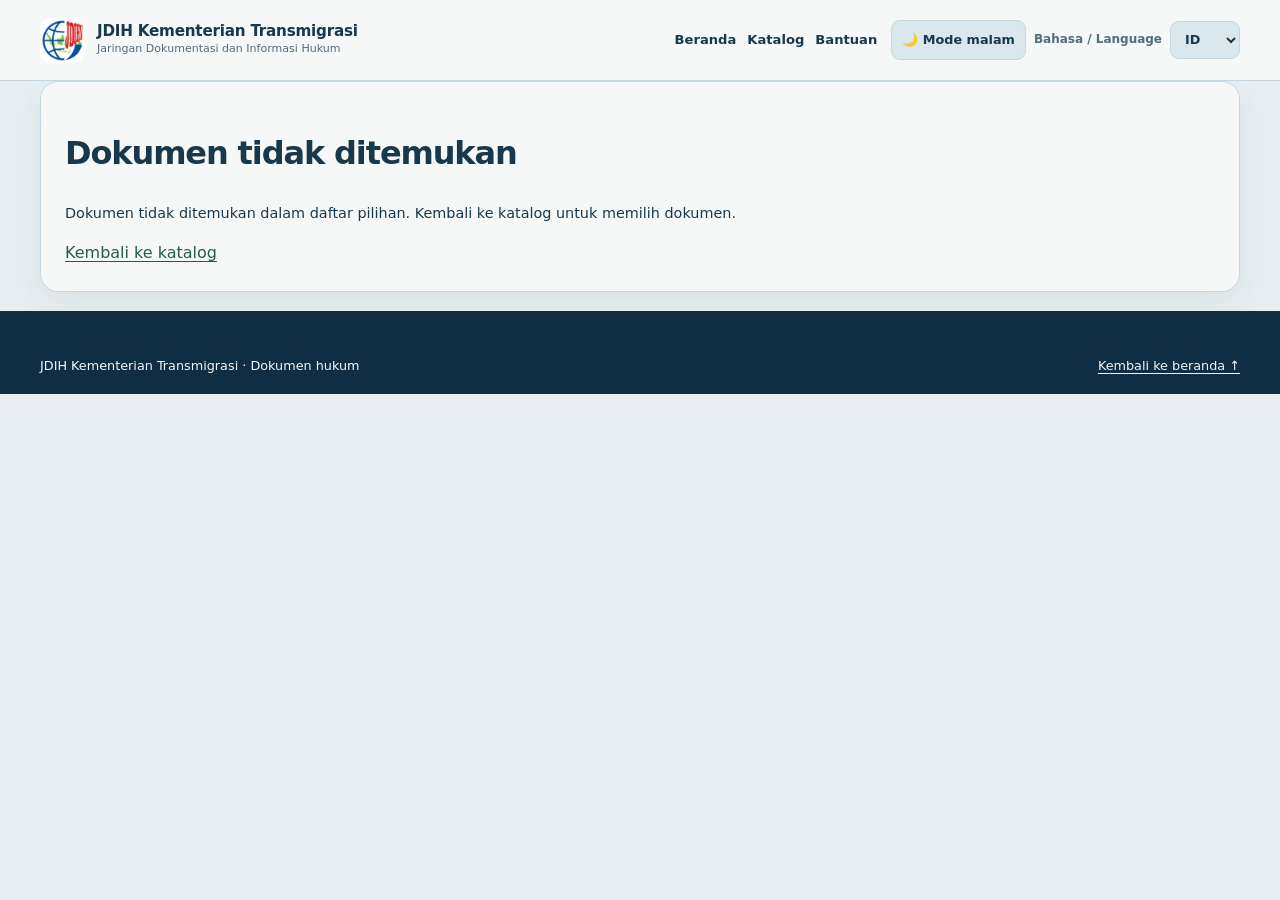
<file: contoh.html>
<!doctype html>
<html lang="id">
<head>
<meta charset="utf-8"><meta name="viewport" content="width=device-width,initial-scale=1">
<meta name="theme-color" content="#dce6dc">
<meta name="description" content="Metadata, naskah lengkap, dan salinan PDF dokumen hukum dari JDIH Kementerian Transmigrasi.">
<title>Detail Dokumen Hukum | JDIH Transmigrasi</title>
<style>
*{box-sizing:border-box}html{scroll-behavior:smooth}body{margin:0;background:#dce6dc;color:#1c3631;font:16px/1.65 system-ui,-apple-system,"Segoe UI",sans-serif}a{color:#215d4e;text-underline-offset:3px}a:focus-visible,button:focus-visible{outline:3px solid #c89c4b;outline-offset:3px}.wrap{width:min(1140px,calc(100% - 36px));margin:auto}
.mast{position:sticky;top:0;background:#edf2ea;z-index:15;border-bottom:1px solid #b9cbbd}.mastin{display:flex;align-items:center;gap:17px;min-height:80px}.brand{display:flex;align-items:center;gap:11px;text-decoration:none;color:#173e34;flex:0 0 auto}.brand img{width:45px;height:45px;object-fit:contain;background:#fff;border-radius:9px}.brand strong,.brand small{display:block}.brand strong{font-size:.94rem}.brand small{font-size:.72rem}.nav{display:flex;gap:16px;flex-wrap:wrap;margin-left:auto}.nav a{font-size:.8rem;font-weight:800;text-decoration:none}
.catalog-head{background:linear-gradient(110deg,#143f35,#2b5f4e);color:#fff;padding:33px 0}.catalog-head h1{line-height:1.2;font-size:clamp(1.6rem,3.1vw,2.6rem);max-width:980px;margin:14px 0}.catalog-head p{color:#dbe9df;margin:0;max-width:900px}.catalog-head a{color:#fff}.breadcrumb{display:flex;gap:8px;flex-wrap:wrap;font-size:.8rem}
.content{padding:30px 0 70px}.layout{display:grid;grid-template-columns:minmax(0,1fr) 275px;gap:20px;align-items:start}.maincol,.aside{min-width:0}
.panel{padding:24px;background:#edf2ea;border:1px solid #b9cbbd;border-radius:14px;margin-bottom:19px}.panel h2{font-size:1.23rem;margin:0 0 12px}.panel p{font-size:.9rem}.panelintro{color:#536f60}
.meta-grid{display:grid;grid-template-columns:repeat(2,minmax(0,1fr));gap:1px;background:#b9cbbd;border:1px solid #b9cbbd;border-radius:10px;overflow:hidden}
.meta{background:#edf2ea;min-width:0;padding:13px}.meta dt{font-size:.7rem;text-transform:uppercase;font-weight:800;color:#516e60;letter-spacing:.04em}.meta dd{margin:4px 0 0;font-size:.86rem;overflow-wrap:anywhere}.meta .missing{color:#72897a;font-style:italic}
.notice{border-left:4px solid #bc8a39;background:var(--surface-alt,#d2dfd3);padding:12px 16px;margin:17px 0;font-size:.83rem}
.actions{display:flex;flex-wrap:wrap;gap:10px;margin:19px 0}.btn{display:inline-flex;gap:8px;align-items:center;border:1px solid transparent;border-radius:9px;background:#c89c4b;color:#20392c;padding:11px 15px;font-weight:800;text-decoration:none;cursor:pointer;font-size:.87rem}.btn.secondary{background:#e3ece2;border-color:#b9cbbd;color:#174d3c}.btn:disabled{cursor:not-allowed;opacity:.5}
.preview{background:#dae4dd;border:1px solid #b9cbbd;border-radius:11px;overflow:hidden}.preview iframe{display:block;width:100%;height:min(75vh,750px);min-height:390px;border:0}.placeholder{min-height:240px;display:grid;place-items:center;padding:30px;text-align:center;font-size:.88rem;color:#567262}
.tag{display:inline-flex;border-radius:7px;background:#d6e8da;padding:6px 10px;font-size:.72rem;font-weight:850;color:#235846;align-items:center;gap:6px}
.source-row{padding:13px 0;border-bottom:1px solid #b9cbbd}.source-row:last-child{border:0}.source-row span{font-size:.72rem;color:#5b776a;display:block}.source-row strong{font-size:.88rem;overflow-wrap:anywhere}.related{display:grid;gap:9px}.related a{font-size:.84rem;font-weight:750}.small{font-size:.79rem;color:#5b7869}
.footer{background:#0c2927;color:#fff;padding:25px 0;font-size:.8rem}.footer a{color:#fff}.footer .wrap{display:flex;gap:15px;justify-content:space-between;flex-wrap:wrap}
@media(max-width:1000px){.mastin{flex-wrap:wrap;padding:11px 0}.nav{order:3;margin-left:0;width:100%}}
@media(max-width:850px){.layout{grid-template-columns:1fr}.aside{display:grid;grid-template-columns:1fr 1fr;gap:12px}.aside .panel{margin-bottom:0}}
@media(max-width:650px){.wrap{width:calc(100% - 28px)}.content{padding:20px 0 40px}.panel{padding:17px}.meta-grid,.aside{grid-template-columns:1fr}.preview iframe{min-height:350px;height:65vh}.actions .btn{flex:1 1 auto}.nav{gap:11px}.nav a{font-size:.75rem}}
</style>
<link rel="stylesheet" href="assets/comfort-theme.css">
<link rel="stylesheet" href="assets/portal-finish.css">
<link rel="stylesheet" href="assets/portal-polish.css">
<link rel="stylesheet" href="assets/identitas-kementrans.css">
<link rel="stylesheet" href="assets/monev-2026.css">
<link rel="stylesheet" href="assets/portal-finish.css">
<style>.ui-svg-icon{flex:0 0 auto;vertical-align:-3px}.menu-icon{display:inline-flex;align-items:center;margin-right:5px}</style>
</head>
<body>
<header class="mast"><div class="wrap mastin">
<a class="brand" href="./index.html"><img src="assets/logo-jdih-globe.webp" alt=""><span><strong>JDIH Kementerian Transmigrasi</strong><small>Jaringan Dokumentasi dan Informasi Hukum</small></span></a>
<nav class="nav" aria-label="Navigasi contoh"><a href="./index.html">Beranda</a><a href="./katalog.html?kategori=peraturan-menteri-transmigrasi">Katalog</a><a href="./ruang.html?bagian=faq">Bantuan</a></nav>
</div></header>
<div id="notfound" class="wrap panel" hidden><h1>Dokumen tidak ditemukan</h1><p>Dokumen tidak ditemukan dalam daftar pilihan. Kembali ke katalog untuk memilih dokumen.</p><a href="./katalog.html?kategori=peraturan-menteri-transmigrasi">Kembali ke katalog</a></div>
<div id="detailpage" hidden>
<section class="catalog-head"><div class="wrap">
<nav class="breadcrumb" aria-label="Lokasi"><a href="./index.html">Beranda</a><span>›</span><a id="breadcrumb-category" href="./katalog.html">Katalog</a><span>›</span><span>Detail dokumen</span></nav>
<p style="margin-top:15px"><span class="tag" id="sample-tag">Dokumen hukum</span></p>
<h1 id="doc-title"></h1><p id="doc-summary"></p>
</div></section>
<main id="main" class="content"><div class="wrap layout">
<div class="maincol">
<section class="panel">
<h2>Metadata sesuai jenis dokumen</h2>
<p class="panelintro">Data berasal dari halaman publik JDIH. Nilai yang tidak tersedia pada metadata sumber tidak dilengkapi melalui dugaan.</p>
<dl class="meta-grid" id="metadatafields"></dl>
<p id="source-status-note" class="notice" hidden></p>
<div id="monev-specific-fields"></div>
</section>
<section class="panel" id="pendapat" aria-labelledby="pendapat-title">
<h2 id="pendapat-title">Pendapat Anda</h2><p class="panelintro">Isi masukan dan penilaian atas dokumen ini. Draf dapat diunduh untuk pengujian; belum terhubung ke layanan pengaduan atau masukan resmi JDIH.</p>
<form><div class="monev-fields"><label>Nama (opsional)<input name="name" maxlength="100" autocomplete="name"></label><label>Penilaian<select name="score" required><option value="">Pilih penilaian</option><option value="5">5 · Sangat membantu</option><option value="4">4 · Membantu</option><option value="3">3 · Cukup</option><option value="2">2 · Kurang</option><option value="1">1 · Tidak membantu</option></select></label><label class="full">Masukan Anda<textarea name="comment" required minlength="15" maxlength="3000" rows="5" placeholder="Tuliskan masukan terkait dokumen"></textarea></label></div><div class="monev-actions"><button class="btn" type="submit">Simpan Draf Masukan ↓</button></div><p class="monev-state" data-feedback-status role="status">Masukan belum dikirim ke sistem resmi.</p></form></section>
<section class="panel" id="dokumen">
<h2>Pratinjau dan unduh PDF resmi</h2>
<p class="panelintro" id="pdf-summary">Berkas dari portal resmi JDIH. Salinan lokal tersedia jika validasi unduhan GitHub Pages berhasil.</p>
<div id="pdf-status" class="notice" role="status">Memeriksa ketersediaan salinan PDF...</div>
<div class="actions"><button type="button" id="load-preview" class="btn secondary">Muat pratinjau PDF</button><a id="download" class="btn" href="#" download>Unduh PDF</a><a id="verify-source" class="btn secondary" href="#" target="_blank" rel="noopener noreferrer">Verifikasi sumber ↗</a><a href="#pendapat" class="btn secondary">Pendapat Anda ✎</a></div>
<div class="preview"><div class="placeholder" id="preview-placeholder">Klik “Muat pratinjau PDF” untuk melihat dokumen resmi tanpa meninggalkan halaman ini.</div><iframe id="pdfpreview" title="Pratinjau dokumen PDF" loading="lazy" referrerpolicy="no-referrer" hidden></iframe></div>
<p class="small">Salinan lokal, bila tersedia, identik dengan byte unduhan sumber pada waktu build dan memiliki catatan hash SHA-256. Jika PDF tidak dapat dimuat di perangkat Anda, gunakan tombol unduh. PDF bukan dokumen terjemahan.</p>
</section>
</div>
<aside class="aside">
<section class="panel"><h2>Jejak sumber</h2>
<div class="source-row"><span>Sumber informasi</span><strong>JDIH Kementerian Transmigrasi</strong></div>
<div class="source-row"><span>Terakhir diperiksa</span><strong>19 Oktober 2026</strong></div>
<div class="source-row"><span>Cakupan</span><strong>Dokumen pilihan untuk penelusuran</strong></div>
<div class="source-row"><span>Pembaruan data</span><strong>Publikasi JDIH resmi</strong></div>
</section>
<section class="panel"><h2>Jelajahi kategori</h2><div class="related"><a id="category-return" href="./katalog.html">Kembali ke kategori</a><a href="./katalog.html?kategori=putusan-pengadilanyurisprudensi">Putusan pengadilan</a><a href="./katalog.html?kategori=rancangan-peraturan">Pembentukan PUU</a><a href="./katalog.html?kategori=peraturan-menteri-transmigrasi">Peraturan Menteri</a></div></section>
</aside>
</div></main>
</div>
<footer class="footer"><div class="wrap"><span>JDIH Kementerian Transmigrasi · Dokumen hukum</span><a href="./index.html">Kembali ke beranda ↑</a></div></footer>
<script src="data/sampel-resmi.js"></script>
<script src="data/monev-2026.js"></script>
<script src="data/catalog-categories.js"></script>
<script src="assets/menu-icons.js"></script>
<script src="assets/site-preferences.js"></script>
<script src="assets/monev-feedback.js" defer></script>
<script src="assets/document-actions.js"></script>
<script>
(function(){
"use strict";
const $=s=>document.querySelector(s);
const all=window.JDIH_VERIFIED_SAMPLES||[];
const categories=window.JDIH_CATEGORIES||[];
const id=new URLSearchParams(location.search).get("id")||"";
const d=all.find(x=>x.id===id);
if(!d){$("#notfound").hidden=false;return;}
$("#detailpage").hidden=false;
const active=categories.find(x=>x.slug===d.category);
const schema=d.recordType;
const meta=[];
const add=(label,value)=>meta.push({label,value:(value===undefined||value===null||value===""||value==="-")?null:String(value)});
add("Jenis dokumen",d.label);
if(document.getElementById("pendapat"))document.getElementById("pendapat").dataset.document=d.title;
add("Judul",d.title);
if(schema==="decision"){
 add("Jenis Putusan",d.decisionType);
 add("T.E.U. Badan",d.courtAuthority);
 add("Nomor Putusan",d.number);
 add("Tahun",d.year);
 add("Jenis Peradilan",d.courtType);
 add("Singkatan Jenis Peradilan",d.courtTypeAbbreviation);
 add("Tempat Peradilan",d.courtPlace);
 add("Tanggal Dibacakan",d.dateRead);
 add("Sumber",d.source);
 add("Subjek",d.subject);
 add("Status Putusan",d.decisionStatus);
 add("Bahasa",d.language);
 add("Bidang Hukum/Jenis Perkara",d.caseType);
 add("Lokasi",d.location);
}else if(schema==="formation"){
 add("Tahun dokumen pembentukan",d.year);
 add("T.E.U. Badan",d.issuer);
 add("Tempat penyusunan",d.place);
 add("Sumber publikasi",d.source);
 add("Bahasa",d.language);
 add("Jenis proses",d.label);
}else{
 add("T.E.U. Badan/Pengarang",d.issuer);
 add("Nomor dokumen",d.number);
 add("Jenis/Bentuk Dokumen",d.label);
 add("Tahun",d.year);
 add("Tempat Penetapan",d.place);
 add("Tanggal Penetapan",d.enactmentDate);
 add("Tanggal Pengundangan",d.promulgationDate);
 add("Sumber",d.source);
 add("Subjek",d.subject);
 add("Status pada portal sumber",d.status);
 add("Bahasa",d.language);
 add("Lokasi",d.location);
 add("Bidang Hukum",d.field);
}
add("Lampiran/naskah",d.pdfUrl?"PDF resmi tersedia":"Tidak ditemukan pada sumber");
function text(parent,tag,cls,string){
 const el=document.createElement(tag);el.className=cls||"";el.textContent=string;parent.appendChild(el);return el;
}
$("#doc-title").textContent=d.title;
$("#doc-summary").textContent=d.summary||"";
const ic=window.JDIHIcons?.svg(window.JDIHIcons.category(d.category),17)||"";
$("#sample-tag").innerHTML=ic+' <span>Dokumen '+(d.label||"hukum")+'</span>';
$("#breadcrumb-category").textContent=active?.title||"Katalog";
$("#breadcrumb-category").href="./katalog.html?kategori="+encodeURIComponent(d.category);
$("#category-return").href="./katalog.html?kategori="+encodeURIComponent(d.category);
$("#metadatafields").textContent="";
meta.forEach(field=>{
 const holder=document.createElement("div");holder.className="meta";
 text(holder,"dt","",field.label);
 text(holder,"dd",field.value===null?"missing":"",field.value===null?"Belum tercantum dalam metadata sumber":field.value);
 $("#metadatafields").appendChild(holder);
});
if(schema==="decision"){
 $("#source-status-note").hidden=false;
 $("#source-status-note").textContent="Catatan audit: portal sumber menampilkan status '"+(d.sourceStatusLiteral||"tidak tersedia")+"'. Ini tidak boleh otomatis dipakai sebagai keterangan putusan berkekuatan hukum tetap. Status putusan harus diverifikasi melalui sumber peradilan.";
}else if(schema==="formation"){
 $("#source-status-note").hidden=false;
 $("#source-status-note").textContent="Ini adalah dokumen proses pembentukan, bukan peraturan yang telah ditetapkan. Status 'Berlaku' pada metadata portal tidak ditampilkan sebagai keberlakuan peraturan.";
}
const source=$("#verify-source");source.href=d.sourceUrl;
document.title=(d.label||"Contoh dokumen")+" | JDIH Transmigrasi";
let pdfTarget=d.pdfUrl,isLocal=false;
async function configurePdf(){
 try{
  const res=await fetch("./data/pdf-manifest.json",{cache:"no-store"});
  if(!res.ok)throw new Error("Manifest belum tersedia");
  const manifest=await res.json();
  const result=manifest.items?.[d.id];
  if(result?.bundled&&typeof result.path==="string"&&/^pdfs\/[a-z0-9-]+\.pdf$/.test(result.path)){
   pdfTarget="./"+result.path;isLocal=true;
   $("#pdf-status").textContent="Salinan PDF resmi berhasil disimpan di website ini ("+Math.round(result.bytes/1024)+" KB). SHA-256: "+result.sha256+".";
  }else{
   $("#pdf-status").textContent="PDF resmi belum berhasil disalin ke website ini. Tombol unduh akan membuka file pada sumber JDIH; halaman katalog tetap berada di sini.";
  }
 }catch(e){
  $("#pdf-status").textContent="Salinan lokal belum tersedia. Tombol unduh mengarah ke PDF yang dipublikasikan JDIH resmi.";
 }
 const a=$("#download");
 a.href=pdfTarget;
 if(isLocal){a.download=d.id+".pdf";a.removeAttribute("target");}
 else{a.removeAttribute("download");a.target="_blank";a.rel="noopener noreferrer";a.textContent="PDF sumber resmi ↗";}
}
$("#load-preview").addEventListener("click",()=>{
 $("#preview-placeholder").hidden=true;
 const frame=$("#pdfpreview");frame.hidden=false;frame.src=pdfTarget;frame.title="Pratinjau PDF "+d.label;
});
configurePdf();
window.JDIHPreferences?.translate();
})();
</script>
</body></html>
</file>
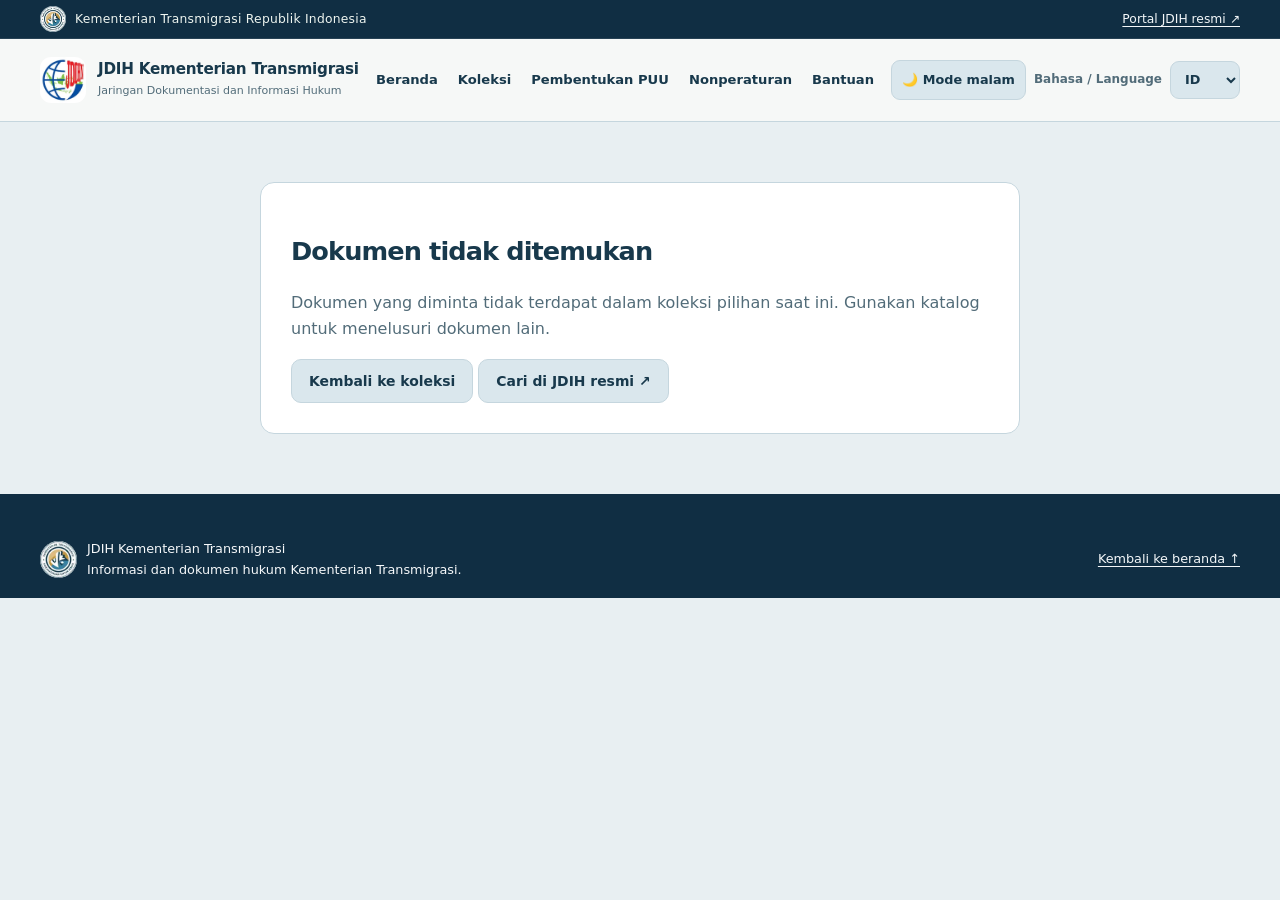
<file: detail.html>
<!doctype html>
<html lang="id">
<head>
<meta charset="utf-8">
<meta name="viewport" content="width=device-width,initial-scale=1">
<meta name="theme-color" content="#123b38">
<meta name="description" content="Detail peraturan dan metadata dari sumber resmi JDIH Kementerian Transmigrasi.">
<title>Detail Peraturan | JDIH Kementerian Transmigrasi</title>
<style>
:root{--ink:#173e4e;--muted:#566c72;--green:#123b38;--green2:#1d5a50;--gold:#c89c4b;--paper:#f6f7f3;--line:#d9e3df;--white:#fff}
*{box-sizing:border-box}html{scroll-behavior:smooth;scroll-padding-top:112px}body{margin:0;font:16px/1.65 Inter,ui-sans-serif,system-ui,-apple-system,"Segoe UI",sans-serif;color:#263e3d;background:var(--paper)}a{color:#176057;text-decoration-thickness:1px;text-underline-offset:3px}a:hover{color:#0a3f36}button{font:inherit;cursor:pointer}a:focus-visible,button:focus-visible{outline:3px solid var(--gold);outline-offset:3px}
.wrap{width:min(1120px,calc(100% - 40px));margin:0 auto}.skip{position:absolute;top:-100px;left:12px;z-index:20;background:white;padding:10px}.skip:focus{top:10px}
.top{background:#0c2927;color:#fff}.top .wrap{display:flex;justify-content:space-between;align-items:center;gap:14px;min-height:40px;font-size:.77rem}.top a{color:white}.topbrand{display:flex;align-items:center;gap:9px}.topbrand img{width:26px;height:26px;object-fit:contain;background:#fff;border-radius:50%}
.header{background:white;border-bottom:1px solid var(--line);position:sticky;top:0;z-index:10}.headin{min-height:82px;display:flex;gap:18px;align-items:center;justify-content:space-between}.brand{display:flex;gap:12px;align-items:center;color:#123b38;text-decoration:none;min-width:0}.brand img{width:46px;height:46px;object-fit:contain;flex:0 0 auto}.brand strong{display:block;font-size:1.04rem;line-height:1.25;letter-spacing:-.02em}.brand small{display:block;color:var(--muted);font-size:.72rem;margin-top:4px}.topnav{display:flex;flex-wrap:wrap;justify-content:end;gap:9px 20px}.topnav a{font-size:.84rem;font-weight:750;text-decoration:none;color:#31574d}
.hero{background:linear-gradient(120deg,#103733,#1a5149 70%,#276354);color:white}.hero .wrap{padding:43px 0 46px}.breadcrumb{display:flex;flex-wrap:wrap;gap:8px;align-items:center;color:#c6ddd2;font-size:.78rem}.breadcrumb a{color:#e7f4eb}.chip{display:inline-flex;gap:7px;align-items:center;border:1px solid #ffffff40;border-radius:999px;padding:5px 11px;font-size:.73rem;font-weight:750;color:#f0f6ec}.hero h1{font-size:clamp(1.7rem,3.3vw,2.8rem);line-height:1.2;letter-spacing:-.035em;max-width:980px;margin:18px 0 13px}.hero p{margin:0;color:#d6e6dd;max-width:870px}.heroactions{display:flex;gap:10px;flex-wrap:wrap;margin-top:22px}.btn{display:inline-flex;align-items:center;justify-content:center;gap:7px;border-radius:9px;padding:11px 15px;text-decoration:none;font-weight:800;font-size:.87rem;border:1px solid transparent;line-height:1.3;min-height:43px}.btn.primary{background:var(--gold);color:#1c3028}.btn.light{background:#ffffff11;border-color:#ffffff67;color:white}.btn.secondary{background:#ecf3ef;color:#174d40;border-color:#bdd3c6}.btn.subtle{background:white;color:#31564e;border-color:#cbdcd1}.btn:hover{filter:brightness(.96)}.inline-link{font-weight:750}
.anchorbar{background:white;border-bottom:1px solid var(--line)}.anchorbar .wrap{display:flex;gap:23px;overflow-x:auto;white-space:nowrap;scrollbar-width:thin}.anchorbar a{padding:15px 0;display:inline-block;color:#31554b;text-decoration:none;font-size:.84rem;font-weight:800;border-bottom:3px solid transparent}.anchorbar a:hover,.anchorbar a:focus-visible{border-bottom-color:var(--gold)}
.content{padding:32px 0 72px}.layout{display:grid;grid-template-columns:minmax(0,1fr) 295px;gap:23px;align-items:start}.maincol,.sidecol{min-width:0}.panel{background:white;border:1px solid var(--line);border-radius:16px;padding:26px;margin-bottom:20px;box-shadow:0 6px 25px #102c2110}.panel h2{font-size:1.3rem;letter-spacing:-.025em;line-height:1.3;margin:0 0 6px}.panel h3{font-size:1rem;margin:18px 0 6px}.panelintro{margin:0 0 21px;color:var(--muted);font-size:.84rem}.meta-grid{display:grid;grid-template-columns:repeat(2,minmax(0,1fr));gap:1px;background:var(--line);border:1px solid var(--line);border-radius:11px;overflow:hidden}.meta{background:#fff;padding:15px 17px;min-width:0}.meta dt{color:#687e78;text-transform:uppercase;letter-spacing:.045em;font-size:.7rem;font-weight:800}.meta dd{margin:4px 0 0;font-size:.92rem;color:#173f37;font-weight:650;overflow-wrap:anywhere}.meta dd.missing{color:#687a73;font-weight:500;font-style:italic}.info{border-left:3px solid #b48a3f;background:#faf6eb;padding:14px 17px;border-radius:0 9px 9px 0;margin:20px 0;color:#574d3d;font-size:.85rem}.abstract-structure{border:1px solid #d8e2da;border-radius:11px;overflow:hidden;background:#f3f7f2;margin-bottom:20px}
.abstract-structure .heading{padding:14px 17px;background:#e9f0e8;color:#254e3f;font-weight:850;font-size:.84rem}
.abstract-structure details{border-top:1px solid #dbe7dd;padding:0 15px}
.abstract-structure summary{cursor:pointer;padding:10px 0;color:#315548;font-size:.86rem;font-weight:800}
.abstract-structure p{margin:0 0 13px;font-size:.81rem;color:#536e61}
.abstract-structure .abstract-wait{font-weight:700;color:#83653b}
.abstract-list{margin:0;padding:0 0 0 22px}.abstract-list li{margin:11px 0;line-height:1.75;color:#36544a}.relation-card{border:1px solid #bed5c7;background:#f0f7f2;border-radius:11px;padding:18px;margin:17px 0}.relation-card strong{font-size:.75rem;text-transform:uppercase;letter-spacing:.07em;color:#24624d}.relation-card p{margin:8px 0;color:#213f37;font-weight:750}.relation-card small{color:#4d6c62}.empty-state{background:#f4f7f4;border:1px dashed #b9cac1;padding:16px;border-radius:10px;color:#4b6259;font-size:.88rem}.proof{display:flex;gap:8px;align-items:center;color:#366957;font-size:.75rem;font-weight:800}
.doc-actions{display:flex;flex-wrap:wrap;gap:10px;margin-bottom:15px}.pdfshell{border:1px solid #d5dfd6;border-radius:11px;overflow:hidden;background:#f0f3f0}.pdfplaceholder{padding:32px 20px;min-height:260px;display:grid;place-items:center;text-align:center}.pdfplaceholder p{max-width:540px;margin:0;color:#5b7068;font-size:.88rem}.pdfshell iframe{display:block;width:100%;height:min(72vh,720px);min-height:420px;border:0;background:#f7f7f7}.pdfshell iframe[hidden]{display:none}.pdffoot{padding:12px 16px;font-size:.79rem;color:#526a60;border-top:1px solid var(--line);background:white}.pdffoot p{margin:0}.smallsrc{font-size:.8rem;color:#60776b}.sidecol .panel{padding:20px}.sourceblock{border-top:1px solid var(--line);padding:13px 0}.sourceblock:last-child{padding-bottom:0}.sourceblock span{display:block;color:#697f77;font-size:.74rem}.sourceblock strong{display:block;font-size:.88rem;margin:5px 0;overflow-wrap:anywhere}.sidelinks{display:grid;gap:9px}.sidelinks a{font-weight:700;font-size:.83rem;overflow-wrap:anywhere}.otherdocs{display:grid;gap:12px}.otherdoc{padding:12px;border:1px solid var(--line);border-radius:9px}.otherdoc strong{display:block;font-size:.81rem}.otherdoc a{font-size:.8rem;font-weight:700}.footer{background:#0c2927;color:#e6f0ea;padding:26px 0;font-size:.8rem}.footer .wrap{display:flex;align-items:center;justify-content:space-between;gap:15px}.footer a{color:#fff}.footbrand{display:flex;align-items:center;gap:10px}.footbrand img{height:37px;width:37px;object-fit:contain;background:white;border-radius:50%}.notfound{max-width:760px;margin:60px auto;background:white;border:1px solid var(--line);border-radius:14px;padding:30px}.notfound h1{font-size:1.6rem}.notfound p{color:var(--muted)}
@media(max-width:900px){.layout{grid-template-columns:minmax(0,1fr)}.sidecol{display:grid;grid-template-columns:1fr 1fr;gap:16px}.sidecol .panel{margin-bottom:0}.topnav{gap:8px 12px}.headin{min-height:75px}}
@media(max-width:640px){.wrap{width:calc(100% - 28px)}.top .wrap{font-size:.68rem}.topbrand img{height:22px;width:22px}.top .wrap>a{display:none}.headin{padding:11px 0;align-items:flex-start;flex-direction:column;gap:8px}.brand strong{font-size:.9rem}.brand small{font-size:.67rem}.brand img{width:40px;height:40px}.topnav{width:100%;justify-content:flex-start;gap:12px}.topnav a{font-size:.77rem}.hero .wrap{padding:28px 0 31px}.hero h1{font-size:clamp(1.45rem,6vw,2.05rem)}.anchorbar .wrap{gap:16px}.anchorbar a{font-size:.77rem;padding:11px 0}.content{padding:18px 0 40px}.panel{padding:17px;margin-bottom:15px;border-radius:13px}.meta-grid{grid-template-columns:1fr}.meta{padding:12px 14px}.sidecol{grid-template-columns:1fr}.pdfshell iframe{min-height:360px;height:65vh}.footer .wrap{align-items:start;flex-direction:column}.doc-actions .btn{flex:1 1 auto}.pdfplaceholder{min-height:220px}}
@media(max-width:390px){.heroactions .btn{width:100%}.brand small{letter-spacing:0}.pdfshell iframe{min-height:320px}}
@media(prefers-reduced-motion:reduce){html{scroll-behavior:auto}}
@media print{.top,.header,.anchorbar,.heroactions,.doc-actions,.pdfshell,.footer{display:none!important}.hero{background:#fff;color:#123b38}.hero p,.breadcrumb{color:#123b38}.layout{display:block}.panel{box-shadow:none;border:1px solid #ddd;break-inside:avoid}}
</style>
<link rel="stylesheet" href="assets/comfort-theme.css">
<link rel="stylesheet" href="assets/portal-finish.css">
<link rel="stylesheet" href="assets/portal-polish.css">
<link rel="stylesheet" href="assets/identitas-kementrans.css">
<link rel="stylesheet" href="assets/monev-2026.css">
<link rel="stylesheet" href="assets/portal-finish.css">
</head>
<body>
<a class="skip" href="#main">Lewati ke isi dokumen</a>
<div class="top"><div class="wrap"><div class="topbrand"><img src="assets/logo-kementrans-bulat.webp" alt=""><span>Kementerian Transmigrasi Republik Indonesia</span></div><a href="https://jdih.transmigrasi.go.id/" target="_blank" rel="noopener noreferrer">Portal JDIH resmi ↗</a></div></div>
<header class="header"><div class="wrap headin">
  <a href="./index.html#beranda" class="brand"><img src="assets/logo-jdih-globe.webp" alt=""><span><strong>JDIH Kementerian Transmigrasi</strong><small>Jaringan Dokumentasi dan Informasi Hukum</small></span></a>
  <nav class="topnav" aria-label="Navigasi detail"><a href="./index.html">Beranda</a><a href="./katalog.html?kategori=peraturan-menteri-transmigrasi">Koleksi</a><a href="./katalog.html?kategori=rancangan-peraturan">Pembentukan PUU</a><a href="./katalog.html?kategori=monographs">Nonperaturan</a><a href="./ruang.html?bagian=faq">Bantuan</a></nav>
</div></header>
<div id="notfound" class="notfound" hidden><h1>Dokumen tidak ditemukan</h1><p>Dokumen yang diminta tidak terdapat dalam koleksi pilihan saat ini. Gunakan katalog untuk menelusuri dokumen lain.</p><a class="btn secondary" href="./index.html#koleksi">Kembali ke koleksi</a> <a class="btn subtle" href="https://jdih.transmigrasi.go.id/" target="_blank" rel="noopener noreferrer">Cari di JDIH resmi ↗</a></div>
<div id="detailpage" hidden>
<section class="hero"><div class="wrap">
  <div class="breadcrumb"><a href="./index.html">Beranda</a><span aria-hidden="true">›</span><a href="./index.html#koleksi">Koleksi Peraturan</a><span aria-hidden="true">›</span><span id="crumb-number">Detail Peraturan</span></div>
  <div style="margin-top:19px"><span class="chip" id="typechip">Peraturan Menteri Transmigrasi</span> <span class="chip" id="statuschip">Status</span></div>
  <h1 id="doctitle"></h1>
  <p id="docsummary"></p>
  <div class="heroactions"><a id="sourcecta" class="btn primary" href="#" target="_blank" rel="noopener noreferrer">Lihat dokumen resmi ↗</a><a id="pdfcta" class="btn light" href="#" target="_blank" rel="noopener noreferrer">Buka naskah PDF ↗</a></div>
</div></section>
<nav class="anchorbar" aria-label="Isi halaman detail"><div class="wrap"><a href="#metadata">Metadata</a><a href="#abstrak">Abstrak</a><a href="#relasi">Relasi hukum</a><a href="#dokumen">Naskah &amp; PDF</a><a href="#sumber">Sumber data</a></div></nav>
<main class="content" id="main"><div class="wrap layout">
  <div class="maincol">
    <section class="panel" id="metadata" aria-labelledby="metadataheading">
      <h2 id="metadataheading">Metadata dokumen hukum</h2>
      <p class="panelintro" id="metadatacaption">Struktur metadata menyesuaikan jenis dokumen berdasarkan Lampiran II Permenkumham Nomor 8 Tahun 2019.</p>
      <dl id="metadatafields" class="meta-grid"></dl>
      <div class="info" id="dateinfo"></div>
    </section>
    <section class="panel" id="abstrak" aria-labelledby="abstrakheading">
      <h2 id="abstrakheading">Abstrak Peraturan</h2>
      <p><a id="abstractcta" class="btn secondary" href="#" target="_blank" rel="noopener noreferrer">Unduh Abstrak (PDF) ↓</a></p>
      <p class="panelintro" id="abstractintroduction"></p>
      <div id="abstractstructure" class="abstract-structure" hidden></div>
      <h3 id="abstractpointstitle">Ikhtisar isi yang telah diperiksa</h3>
      <ul class="abstract-list" id="abstractpoints"></ul>
      
      <p class="smallsrc" id="abstractsourceinfo"></p>
    </section>
    <section class="panel" id="relasi" aria-labelledby="relasiheading">
      <h2 id="relasiheading">Status dan hubungan antarperaturan</h2>
      <p class="panelintro" id="relationintro">Hubungan hukum hanya ditampilkan jika dinyatakan pada keterangan status atau catatan abstrak resmi, bukan berdasarkan kemiripan judul.</p>
      <div class="proof" id="statusproof">● <span id="statusdetail"></span></div>
      <h3>Peraturan terkait</h3><div id="regulations-related" class="monev-related"></div>
      <h3>Dokumen terkait</h3><div id="formation-related" class="monev-related"></div>
      <div id="relations" hidden></div>
      <p class="smallsrc" id="relationnote">Peraturan pelaksanaan dan dokumen terkait lainnya memerlukan metadata yang diverifikasi lebih lanjut. Daftar rekomendasi otomatis di portal resmi tidak dianggap sebagai bukti hubungan hukum.</p>
    </section>
    <section class="panel" id="dokumen" aria-labelledby="pdfheading">
      <h2 id="pdfheading">Pratinjau naskah peraturan dan abstrak</h2>
      <p class="panelintro">File ditautkan langsung dari domain resmi JDIH. Pilih pratinjau naskah atau abstrak untuk membaca PDF. Anda juga dapat membuka dan mengunduh berkas secara langsung.</p>
      <div class="doc-actions">
        <button class="btn secondary" type="button" id="preview-regulation">Muat pratinjau naskah</button>
        <button class="btn subtle" type="button" id="preview-abstract">Muat pratinjau abstrak</button>
        <a id="pdfexternal" class="btn subtle" href="#" target="_blank" rel="noopener noreferrer">Unduh / Buka Naskah PDF ↗</a>
        <a class="btn subtle" href="#pendapat">Pendapat Anda ✎</a>
      </div>
      <div class="pdfshell">
        <div id="preview-placeholder" class="pdfplaceholder"><p>Pilih jenis pratinjau di atas. Untuk dokumen berukuran besar atau ketika pratinjau gagal tampil, gunakan tautan <strong>Buka PDF di tab baru</strong> atau halaman JDIH resmi.</p></div>
        <iframe id="pdfpreview" title="Pratinjau PDF resmi" referrerpolicy="no-referrer" loading="lazy" hidden></iframe>
        <div class="pdffoot"><p id="preview-label">Pratinjau belum dimuat. Sumber file: JDIH Kementerian Transmigrasi.</p></div>
      </div>
      <p class="smallsrc">PDF bersumber dari JDIH Kementerian Transmigrasi. Jika pratinjau tidak tampil, gunakan tombol unduh atau buka PDF.</p>
    </section>
  </div>
<section class="panel" id="pendapat" aria-labelledby="pendapat-title">
<h2 id="pendapat-title">Pendapat Anda</h2>
<p class="panelintro">Sampaikan penilaian dan masukan terhadap peraturan. Untuk tahap pengujian, masukan dapat diunduh sebagai draf. Pengiriman kepada pengelola JDIH memerlukan integrasi layanan resmi.</p>
<form><div class="monev-fields"><label>Nama (opsional)<input name="name" maxlength="100" autocomplete="name" placeholder="Nama pengirim"></label>
<label>Penilaian terhadap peraturan<select name="score" required><option value="">Pilih penilaian</option><option value="5">5 · Sangat membantu</option><option value="4">4 · Membantu</option><option value="3">3 · Cukup</option><option value="2">2 · Kurang</option><option value="1">1 · Tidak membantu</option></select></label>
<label class="full">Masukan Anda<textarea name="comment" required minlength="15" maxlength="3000" rows="5" placeholder="Tuliskan masukan yang berkaitan dengan dokumen ini"></textarea></label></div>
<div class="monev-actions"><button class="btn primary" type="submit">Simpan Draf Masukan ↓</button></div>
<p class="monev-state" data-feedback-status role="status">Draf ini tidak dikirim ke server atau database resmi.</p></form></section>
  <aside class="sidecol" aria-label="Informasi tambahan">
    <section class="panel" id="sumber">
      <h2>Informasi sumber dokumen</h2>
      <p class="panelintro">Rujukan resmi dan identitas sumber dokumen.</p>
      <div class="sourceblock"><span>Sumber metadata</span><strong>JDIH Kementerian Transmigrasi</strong><div class="sidelinks"><a id="officialsource" href="#" target="_blank" rel="noopener noreferrer">Lihat halaman metadata resmi ↗</a></div></div>
      <div class="sourceblock"><span>Tanggal verifikasi sumber</span><strong>19 Oktober 2026</strong></div>
      <div class="sourceblock"><span>Rujukan data</span><strong>Publikasi JDIH Kementerian Transmigrasi</strong></div>
      <div class="sourceblock"><span>Catatan kualitas</span><strong>Tanggal kosong dan relasi yang belum tercantum tidak diisi dengan perkiraan.</strong></div>
    </section>
    <section class="panel">
      <h2>Jelajahi dokumen lain</h2>
      <p class="panelintro">Daftar navigasi berikut bukan daftar peraturan terkait secara hukum.</p>
      <div class="otherdocs" id="otherdocs"></div>
    </section>
  </aside>
</div></main></div>
<footer class="footer"><div class="wrap"><div class="footbrand"><img src="assets/logo-kementrans-bulat.webp" alt=""><span>JDIH Kementerian Transmigrasi<br>Informasi dan dokumen hukum Kementerian Transmigrasi.</span></div><a href="./index.html">Kembali ke beranda ↑</a></div></footer>
<script src="assets/site-preferences.js"></script>
<script src="assets/monev-feedback.js" defer></script>
<script src="assets/document-actions.js"></script>
<script src="data/metadata-schemas.js"></script>
<script src="data/peraturan-2026.js"></script>
<script src="data/peraturan-terkait.js"></script>
<script>
(function(){
"use strict";
var data=[...(Array.isArray(window.JDIH_DOCUMENTS)?window.JDIH_DOCUMENTS:[]),...(window.JDIH_RELATED_DOCUMENTS||[])];
var params=new URLSearchParams(window.location.search);
var id=params.get("id");
var d=data.find(function(item){return item.id===id;});
var $=function(q){return document.querySelector(q);};
var schemas=window.JDIH_METADATA_SCHEMAS||{};
var preferredPdf=null;
if(!d){$("#notfound").hidden=false;$("#detailpage").hidden=true;return;}
preferredPdf=d.pdfUrl||null;
$("#detailpage").hidden=false;
document.title=(d.type==="regulation"?"Nomor "+d.number+" Tahun "+d.year:d.title)+" | JDIH Kementerian Transmigrasi";
document.querySelector('meta[name="description"]').setAttribute("content",d.title+". Metadata dari JDIH Kementerian Transmigrasi.");
$("#crumb-number").textContent=d.type==="regulation"?"Nomor "+d.number+" Tahun "+d.year:d.title;
$("#typechip").textContent=d.label;
if(d.type==="regulation")$("#statuschip").textContent="Status peraturan: "+(d.status||"Belum terverifikasi");
else if(d.type==="decision")$("#statuschip").textContent="Status putusan: "+(d.decisionStatus||"Belum terverifikasi");
else $("#statuschip").hidden=true;
$("#doctitle").textContent=d.title;
$("#docsummary").textContent=d.summary||"";
$("#sourcecta").href=d.url;
$("#officialsource").href=d.url;
if(d.pdfUrl){$("#pdfcta").href=d.pdfUrl;$("#pdfexternal").href=d.pdfUrl;}
else{$("#pdfcta").hidden=true;$("#pdfexternal").hidden=true;$("#preview-regulation").disabled=true;}
if(d.abstractPdfUrl){$("#abstractcta").href=d.abstractPdfUrl;} else{$("#abstractcta").hidden=true;$("#preview-abstract").disabled=true;}
if(d.type==="regulation"){
  $("#relasiheading").textContent="Status dan hubungan antarperaturan";
  $("#statusdetail").textContent="Status peraturan menurut portal resmi: "+(d.status||"Belum terverifikasi");
}else if(d.type==="decision"){
  $("#relasiheading").textContent="Status putusan dan putusan terkait";
  $("#relationintro").textContent="Keterkaitan putusan hanya disajikan jika ada rujukan yang dapat diverifikasi dari sumber peradilan resmi.";
  $("#relationnote").textContent="Jangan menyamakan status putusan dengan status berlaku atau tidak berlaku suatu peraturan.";
  $("#statusdetail").textContent="Status putusan pada sumber resmi: "+(d.decisionStatus||"Belum terverifikasi");
}else{
  $("#relasiheading").textContent="Referensi dan dokumen pendukung";
  $("#relationintro").textContent="Dokumen pendukung, edisi, atau karya terkait ditampilkan hanya jika rujukannya tersedia dan terverifikasi.";
  $("#relationnote").textContent="Monografi dan artikel tidak menggunakan status keberlakuan peraturan. Bibliografi dan isi ringkasan mengikuti karya atau artikel aslinya.";
  $("#statusproof").hidden=true;
}
$("#pdfheading").textContent=d.type==="regulation"?"Pratinjau naskah peraturan dan abstrak":d.type==="decision"?"Pratinjau salinan putusan dan ringkasan":"Pratinjau dokumen dan ringkasan";
var schema=schemas[d.type];
if(!schema){
  $("#metadatacaption").textContent="Jenis dokumen belum mempunyai skema terverifikasi; data tidak akan dipaksakan ke format peraturan.";
  $("#metadatafields").hidden=true;
  $("#abstractintroduction").textContent="Ringkasan tidak tersedia sampai skema dokumen dikonfirmasi.";
}else{
  $("#metadatacaption").textContent="Mengikuti Lampiran II Permenkumham Nomor 8 Tahun 2019, halaman "+schema.page+". Nilai yang belum ada pada sumber ditandai tanpa perkiraan.";
}
function appendText(parent,tag,cls,str){
 var e=document.createElement(tag);
 if(cls)e.className=cls;
 e.textContent=String(str);
 parent.appendChild(e);
 return e;
}
function valueFor(key){
 if(key==="documentType")return schema?schema.name:null;
 if(key==="legalDates"){
   if(!d.enactmentDate&&!d.promulgationDate)return null;
   return "Penetapan: "+(d.enactmentDate||"belum tercantum")+"; Pengundangan: "+(d.promulgationDate||"belum tercantum");
 }
 if(key==="attachmentDescription")return d.attachmentDescription||
   ((d.pdfUrl||d.abstractPdfUrl)?"Naskah lengkap"+(d.abstractPdfUrl?" dan abstrak":"")+" (tautan PDF dari sumber resmi di bawah)":null);
 return d[key]==null||d[key]===""?null:d[key];
}
(schema?schema.fields:[]).forEach(function(row){
 var box=document.createElement("div");box.className="meta";
 appendText(box,"dt","",row[0]);
 var v=valueFor(row[1]);
 appendText(box,"dd",v===null?"missing":"",v===null?"Belum tercantum pada metadata resmi":v);
 $("#metadatafields").appendChild(box);
});
$("#dateinfo").textContent=d.type==="regulation"
  ?(d.effectiveNote||"Catatan mengenai tanggal mulai berlaku belum tersedia pada dataset contoh. Tanggal berlaku efektif bukan pengganti tanggal penetapan/pengundangan.")
  :"Tanggal dan status masing-masing jenis dokumen harus mengikuti terminologi yang tercantum pada skema dokumen.";
if(schema&&schema.abstractRequiredStructure){
 $("#abstractintroduction").textContent="Khusus peraturan perundang-undangan, Lampiran I menetapkan susunan kepala abstrak, dasar pertimbangan, dasar hukum, materi pokok, dan catatan. Ikhtisar ringkas di bawah bukan pengganti abstrak resmi.";
 appendText($("#abstractstructure"),"div","heading","Struktur resmi abstrak peraturan (Lampiran I, halaman 7–9)");
 schema.abstractRequiredStructure.forEach(function(section){
   var details=document.createElement("details");
   appendText(details,"summary","",section[0]);
   appendText(details,"p","",section[1]);
   appendText(details,"p","abstract-wait","Isi bagian ini belum ditranskripsi secara terstruktur dari PDF abstrak resmi. Jangan mengisi berdasarkan perkiraan.");
   $("#abstractstructure").appendChild(details);
 });
}else if(schema){
 $("#abstractintroduction").textContent=schema.summaryGuidance;
 $("#abstractstructure").hidden=true;
}else{
 $("#abstractstructure").hidden=true;
}
(d.abstractPoints||[]).forEach(function(p){appendText($("#abstractpoints"),"li","",p);});
if(!(d.abstractPoints||[]).length){
 $("#abstractpointstitle").textContent="Ikhtisar isi belum tersedia";
 appendText($("#abstractpoints"),"li","","Tidak ada ringkasan yang telah diperiksa untuk jenis dokumen ini.");
}
$("#abstractsourceinfo").textContent=d.abstractPdfUrl
 ?"Abstrak PDF berasal dari portal resmi. Ikhtisar yang ditampilkan merupakan ringkasan informatif, bukan transkripsi resmi dan tidak menggantikan format Lampiran I."
 :"Belum ada berkas abstrak yang terverifikasi untuk dokumen ini.";
if(d.relations&&d.relations.length){
 d.relations.forEach(function(rel){
   var card=document.createElement("article");card.className="relation-card";
   appendText(card,"strong","",rel.kind);
   appendText(card,"p","",rel.title);
   appendText(card,"small","", "Dasar pencatatan: "+rel.evidence+".");
   var origin=document.createElement("p");
   var a=document.createElement("a");a.href=d.url;a.target="_blank";a.rel="noopener noreferrer";a.textContent="Verifikasi keterangan status di portal resmi ↗";
   origin.appendChild(a);card.appendChild(origin);
   $("#relations").appendChild(card);
 });
}else{
 var emptyCopy=d.type==="regulation"
 ? "Belum ada relasi hukum yang dinyatakan pada metadata status dokumen ini. Hal ini tidak berarti bahwa peraturan tidak mempunyai hubungan hukum dengan peraturan lain."
 : d.type==="decision"
   ? "Belum ada putusan terkait yang telah diverifikasi. Tidak ada relasi yurisprudensi yang diasumsikan."
   : "Belum ada referensi atau dokumen pendukung yang telah diverifikasi pada dataset ini.";
 appendText($("#relations"),"div","empty-state",emptyCopy);
}
data.filter(function(item){return item.id!==d.id;}).forEach(function(item){
 var box=document.createElement("div");box.className="otherdoc";
 appendText(box,"strong","",item.type==="regulation"?"Peraturan Menteri Nomor "+item.number+" Tahun "+item.year:item.label||item.title);
 var a=document.createElement("a");a.href="./detail.html?id="+encodeURIComponent(item.id);a.textContent=item.subject+" ↗";box.appendChild(a);
 $("#otherdocs").appendChild(box);
});

// Monev 2026: hubungan antarperaturan hanya menggunakan sumber yang dikonfirmasi.
(function(){
 const regulations=$("#regulations-related"),formation=$("#formation-related");
 const verified=(d.relations||[]).filter(x=>x.kind&&x.title);
 if(verified.length){
   verified.forEach(function(item){
     const a=document.createElement("a");
     const relatedId=item.internalId||(item.title.includes("Nomor 10 Tahun 2025")?"10-2025":null);
     a.href=relatedId?"./detail.html?id="+encodeURIComponent(relatedId):d.url;
     if(!relatedId){a.target="_blank";a.rel="noopener noreferrer";}
     a.textContent=item.kind+": "+item.title+(relatedId?" →":" (periksa sumber resmi) ↗");
     regulations.appendChild(a);
   });
 }else{appendText(regulations,"p","smallsrc","Belum ada hubungan antarperaturan yang tercantum pada data resmi yang diperiksa.");}
 appendText(formation,"p","smallsrc","Belum ada keterkaitan dokumen pembentukan yang dapat dikonfirmasi untuk peraturan ini.");
 const feedback=$("#pendapat");if(feedback)feedback.dataset.document=d.title;
})();
var preview=$("#pdfpreview"),hint=$("#preview-placeholder"),label=$("#preview-label");
function loadPreview(url,title){
 const validRemote=/^https:\/\/jdih\.transmigrasi\.go\.id\/public\/documents\/[^?#]+\.pdf(\?[^#]*)?$/.test(url||"");
 const validLocal=/^\.\/pdfs\/[a-z0-9-]+\.pdf$/.test(url||"");
 if(!validRemote&&!validLocal){
   label.textContent="Tautan PDF belum tervalidasi. Gunakan halaman resmi.";
   return;
 }
 hint.hidden=true;preview.hidden=false;
 preview.src=url;preview.title="Pratinjau "+title+" dari JDIH Kementerian Transmigrasi";
 $("#pdfexternal").href=url;
 label.textContent="Sedang memuat "+title+". Jika tidak muncul, pilih Buka PDF di tab baru.";
}
$("#preview-regulation").addEventListener("click",function(){loadPreview(preferredPdf,d.type==="regulation"?"naskah peraturan":d.type==="decision"?"salinan putusan":"dokumen");});
$("#preview-abstract").addEventListener("click",function(){loadPreview(d.abstractPdfUrl,"abstrak resmi");});
if(d.id==="4"){
  fetch("./data/pdf-manifest.json",{cache:"no-store"})
    .then(function(r){return r.ok?r.json():null;})
    .then(function(m){
      var item=m&&m.items&&m.items["permen-4-2026"];
      if(item&&item.bundled&&/^pdfs\/[a-z0-9-]+\.pdf$/.test(item.path)){
        preferredPdf="./"+item.path;
        $("#pdfcta").href=preferredPdf;
        $("#pdfexternal").href=preferredPdf;
        var a=document.createElement("a");
        a.className="btn subtle";
        a.href=preferredPdf;
        a.download="permen-4-2026.pdf";
        a.textContent="Unduh PDF resmi (salinan lokal) ↓";
        $("#pdfexternal").parentElement.appendChild(a);
        $("#preview-label").textContent="PDF resmi disalin dari JDIH dan diverifikasi SHA-256 pada saat build. "+Math.round(item.bytes/1024)+" KB.";
      }
    }).catch(function(){});
}

window.JDIHPreferences?.translate();
})();
</script>
</body>
</html>
</file>
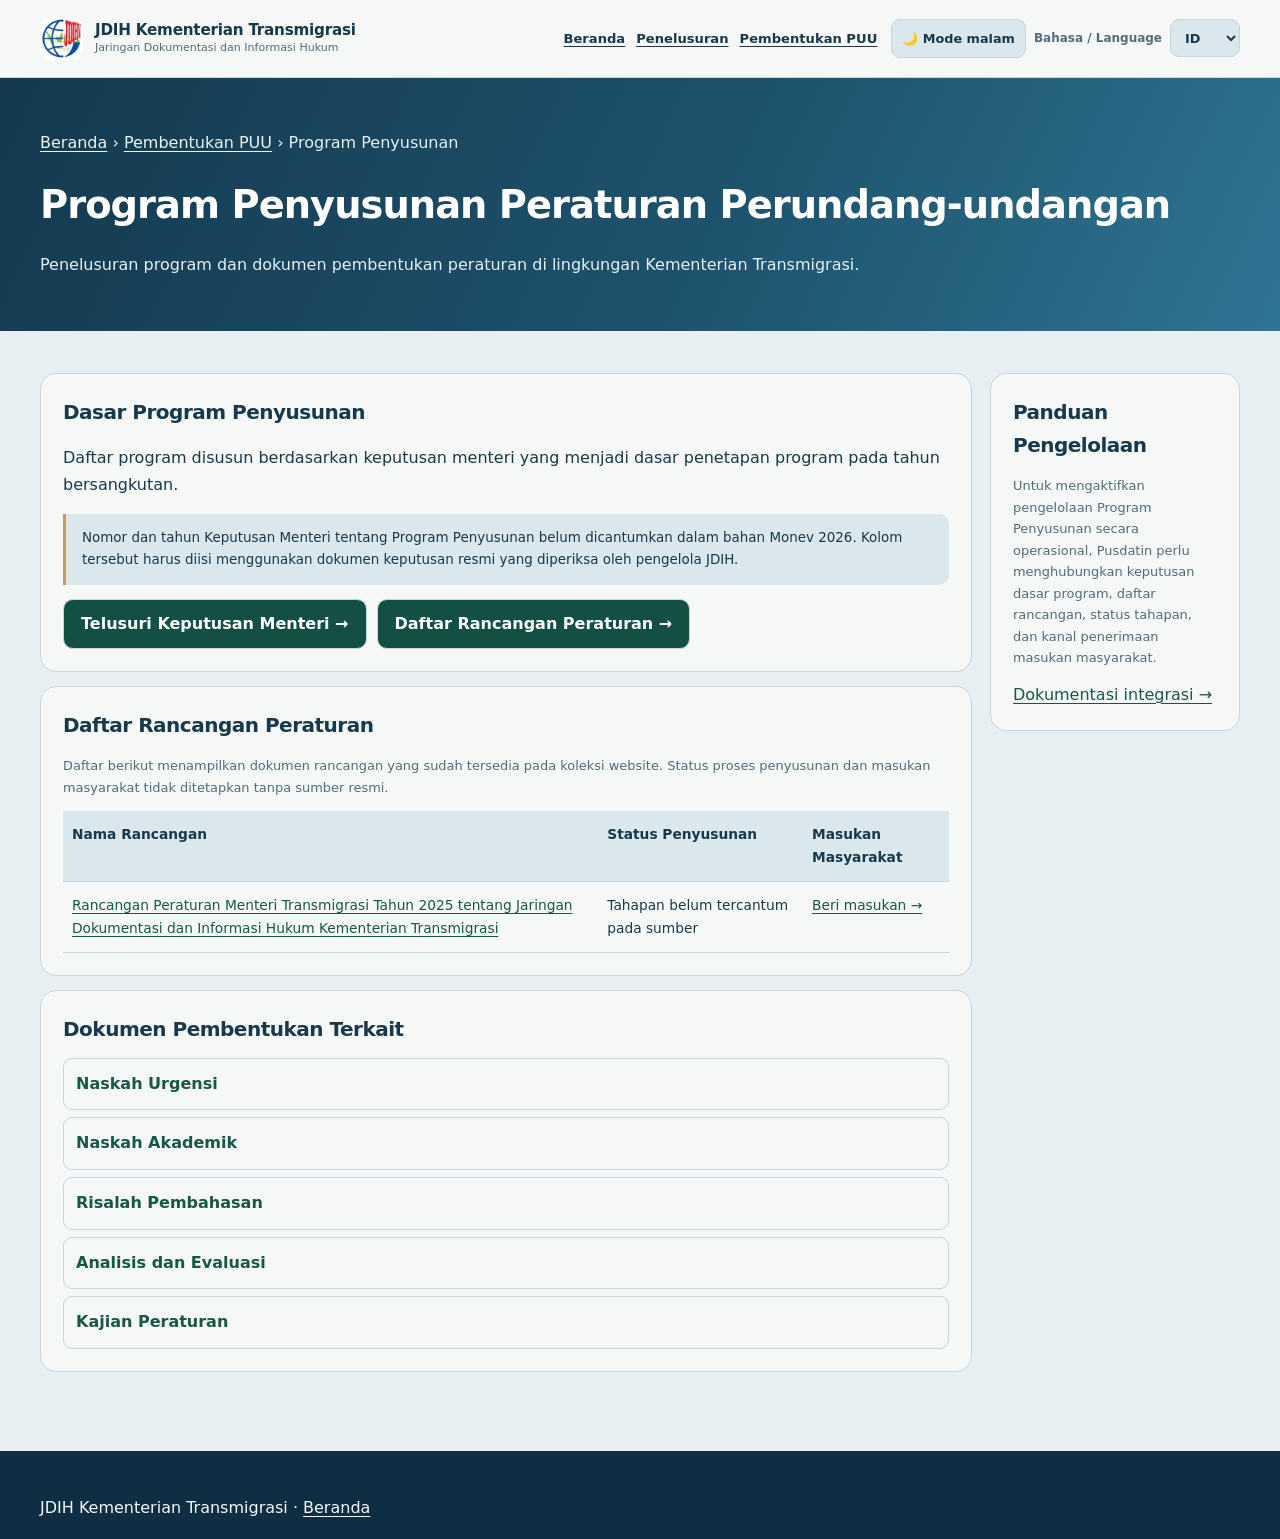
<file: program-penyusunan.html>
<!doctype html>
<html lang="id"><head><meta charset="utf-8"><meta name="viewport" content="width=device-width,initial-scale=1"><meta name="theme-color" content="#dce6dc">
<title>Program Penyusunan Peraturan | JDIH Kementerian Transmigrasi</title>
<meta name="description" content="Program penyusunan peraturan dan penelusuran rancangan beserta dokumen pembentukannya.">
<style>*{box-sizing:border-box}body{margin:0;font:16px/1.65 system-ui,-apple-system,"Segoe UI",sans-serif;background:#dce6dc;color:#1c3631}.wrap{width:min(1160px,calc(100% - 36px));margin:auto}a{color:#175747}.mast{position:sticky;top:0;z-index:8;background:#edf2ea;border-bottom:1px solid #b9cbbd}.mastin{display:flex;align-items:center;gap:16px;min-height:77px}.brand{display:flex;align-items:center;gap:10px;text-decoration:none}.brand img{width:43px;height:43px;object-fit:contain;background:white;border-radius:8px}.brand strong,.brand small{display:block}.brand small{font-size:.72rem}.nav{margin-left:auto;display:flex;flex-wrap:wrap;gap:14px}.nav a{font-size:.82rem;font-weight:750}.head{background:linear-gradient(110deg,#123b33,#275b4c);color:#fff;padding:36px 0}.head h1{color:white;margin:7px 0;font-size:clamp(1.65rem,3vw,2.6rem)}.head a,.head p{color:#ebf3ed}.body{padding:28px 0 65px}.btn{display:inline-flex;align-items:center;min-height:42px;border:1px solid var(--line,#b9cbbd);background:var(--surface-alt,#d2dfd3);padding:9px 13px;border-radius:9px;text-decoration:none;font-weight:800}.btn:hover{filter:brightness(.95)}.actions{display:flex;gap:10px;flex-wrap:wrap}.small{font-size:.81rem;color:var(--muted,#506c60)}.footer{background:#0c2927;color:white;padding:22px 0}.footer a{color:white}@media(max-width:760px){.mastin{flex-wrap:wrap;padding:12px 0}.nav{margin-left:0;width:100%}}</style>
<link rel="stylesheet" href="assets/comfort-theme.css"><link rel="stylesheet" href="assets/portal-finish.css"><link rel="stylesheet" href="assets/portal-polish.css">
<link rel="stylesheet" href="assets/identitas-kementrans.css"><link rel="stylesheet" href="assets/monev-2026.css"></head>
<body><header class="mast"><div class="wrap mastin"><a class="brand" href="./index.html"><img src="assets/logo-jdih-globe.webp" alt=""><span><strong>JDIH Kementerian Transmigrasi</strong><small>Jaringan Dokumentasi dan Informasi Hukum</small></span></a><nav class="nav" aria-label="Navigasi"><a href="./index.html">Beranda</a><a href="./telusur.html">Penelusuran</a><a href="./katalog.html?kategori=rancangan-peraturan">Pembentukan PUU</a></nav></div></header>
<section class="head"><div class="wrap"><p><a href="./index.html">Beranda</a> › <a href="./katalog.html?kategori=rancangan-peraturan">Pembentukan PUU</a> › Program Penyusunan</p><h1>Program Penyusunan Peraturan Perundang-undangan</h1><p>Penelusuran program dan dokumen pembentukan peraturan di lingkungan Kementerian Transmigrasi.</p></div></section>
<main class="body"><div class="wrap monev-layout"><div>
<section class="monev-box"><h2>Dasar Program Penyusunan</h2><p>Daftar program disusun berdasarkan keputusan menteri yang menjadi dasar penetapan program pada tahun bersangkutan.</p>
<p class="monev-notice" id="progsun-source">Nomor dan tahun Keputusan Menteri tentang Program Penyusunan belum dicantumkan dalam bahan Monev 2026. Kolom tersebut harus diisi menggunakan dokumen keputusan resmi yang diperiksa oleh pengelola JDIH.</p>
<div class="monev-actions"><a class="btn" href="./katalog.html?kategori=keputusan-menteri-transmigrasi">Telusuri Keputusan Menteri →</a><a class="btn" href="./katalog.html?kategori=rancangan-peraturan">Daftar Rancangan Peraturan →</a></div>
</section>
<section class="monev-box"><h2>Daftar Rancangan Peraturan</h2><p class="small">Daftar berikut menampilkan dokumen rancangan yang sudah tersedia pada koleksi website. Status proses penyusunan dan masukan masyarakat tidak ditetapkan tanpa sumber resmi.</p>
<div style="overflow-x:auto"><table class="monev-table"><thead><tr><th>Nama Rancangan</th><th>Status Penyusunan</th><th>Masukan Masyarakat</th></tr></thead><tbody id="draft-rows"></tbody></table></div></section>
<section class="monev-box"><h2>Dokumen Pembentukan Terkait</h2><div class="monev-menu"><a href="./katalog.html?kategori=naskah-urgensi">Naskah Urgensi</a><a href="./katalog.html?kategori=naskah-akademik">Naskah Akademik</a><a href="./katalog.html?kategori=risalah-harmonisasi">Risalah Pembahasan</a><a href="./katalog.html?kategori=analisis-evaluasi">Analisis dan Evaluasi</a><a href="./katalog.html?kategori=kajian-penelitian">Kajian Peraturan</a></div></section>
</div><aside><section class="monev-box"><h2>Panduan Pengelolaan</h2><p class="small">Untuk mengaktifkan pengelolaan Program Penyusunan secara operasional, Pusdatin perlu menghubungkan keputusan dasar program, daftar rancangan, status tahapan, dan kanal penerimaan masukan masyarakat.</p><a href="./laporan.html">Dokumentasi integrasi →</a></section></aside></div></main>
<footer class="footer"><div class="wrap">JDIH Kementerian Transmigrasi · <a href="./index.html">Beranda</a></div></footer>
<script src="data/sampel-resmi.js"></script><script src="assets/site-preferences.js"></script><script>
(function(){const rows=document.getElementById("draft-rows");const docs=(window.JDIH_VERIFIED_SAMPLES||[]).filter(d=>d.category==="rancangan-peraturan");if(!docs.length){const tr=document.createElement("tr"),td=document.createElement("td");td.colSpan=3;td.textContent="Daftar rancangan belum tersedia dalam koleksi website.";tr.appendChild(td);rows.appendChild(tr);return}
for(const d of docs){const tr=document.createElement("tr");const title=document.createElement("td");const a=document.createElement("a");a.href="./contoh.html?id="+encodeURIComponent(d.id);a.textContent=d.title;title.appendChild(a);const status=document.createElement("td");status.textContent="Tahapan belum tercantum pada sumber";const feedback=document.createElement("td");const link=document.createElement("a");link.href="./contoh.html?id="+encodeURIComponent(d.id)+"#pendapat";link.textContent="Beri masukan →";feedback.appendChild(link);tr.append(title,status,feedback);rows.appendChild(tr)}
})();
</script></body></html>
</file>
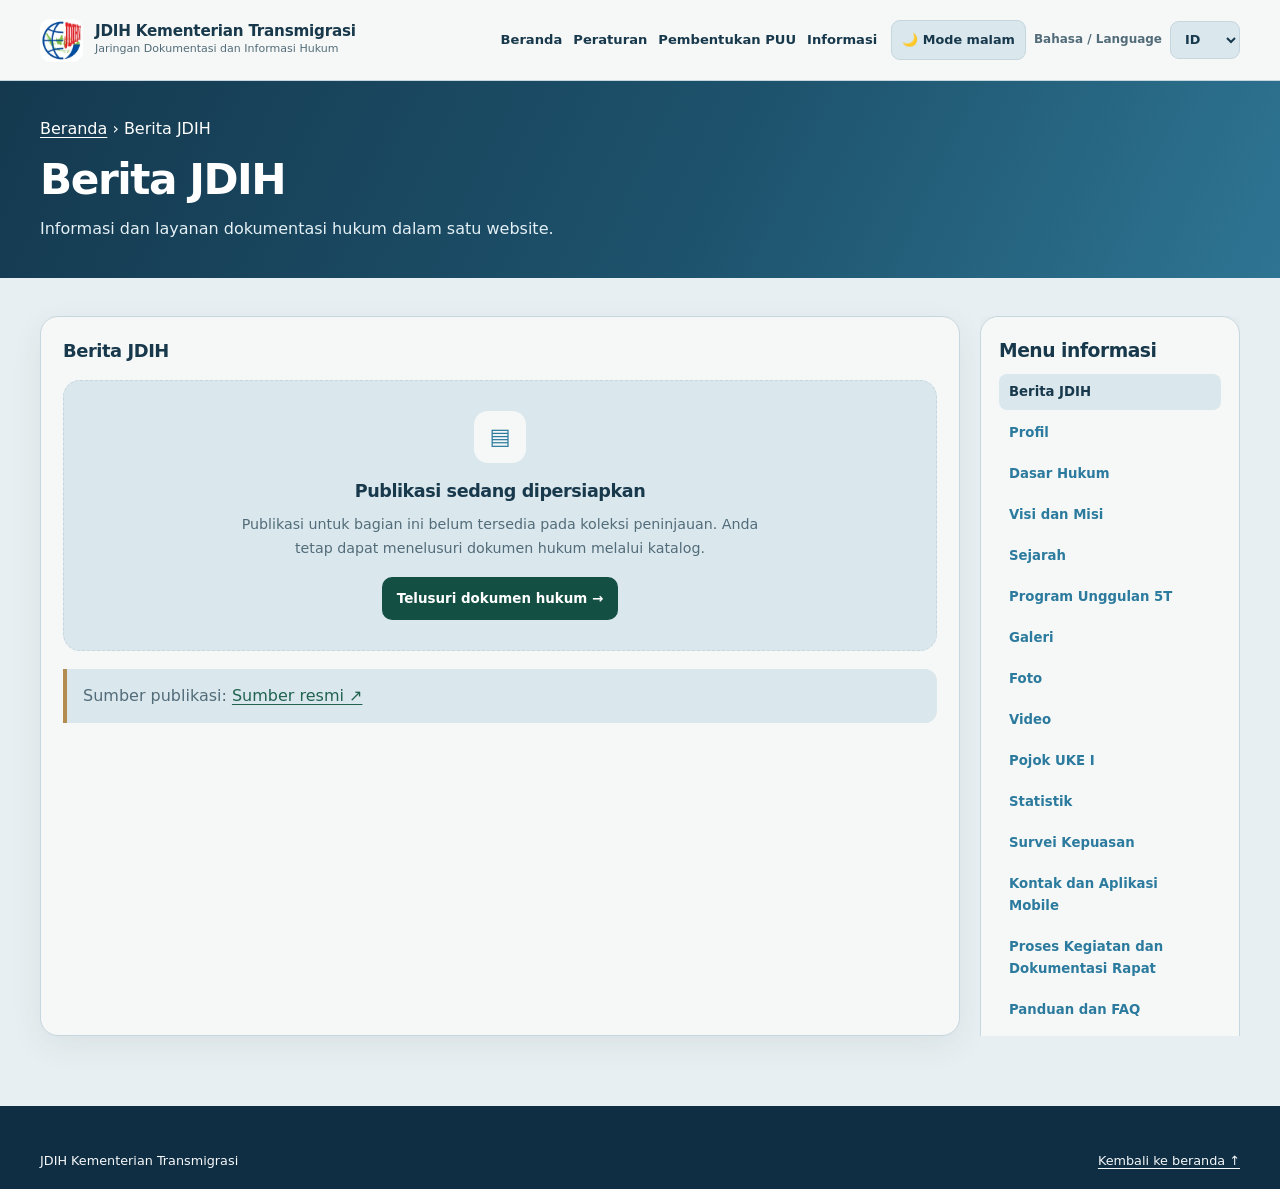
<file: ruang.html>
<!doctype html>
<html lang="id">
<head><meta charset="utf-8"><meta name="viewport" content="width=device-width,initial-scale=1"><meta name="theme-color" content="#dce6dc"><title>Informasi & Layanan | JDIH Transmigrasi</title>
<style>
*{box-sizing:border-box}body{margin:0;background:#dce6dc;color:#1c3631;font:16px/1.6 system-ui,-apple-system,"Segoe UI",sans-serif}a{color:#216350}a:focus-visible,button:focus-visible{outline:3px solid #c89c4b;outline-offset:3px}.wrap{width:min(1150px,calc(100% - 36px));margin:auto}
.mast{background:#edf2ea;position:sticky;top:0;z-index:10;border-bottom:1px solid #b9cbbd}.mastin{min-height:80px;display:flex;align-items:center;gap:20px}.brand{display:flex;align-items:center;gap:10px;text-decoration:none;flex:0 0 auto}.brand img{width:43px;height:43px;object-fit:contain;background:white;border-radius:8px}.brand strong,.brand small{display:block}.brand small{font-size:.72rem}.nav{display:flex;gap:17px;flex-wrap:wrap;margin-left:auto}.nav a{font-size:.8rem;font-weight:800;text-decoration:none}
.catalog-head{background:linear-gradient(115deg,#113931,#2b594d);color:white;padding:38px 0}.catalog-head a{color:white}.catalog-head h1{margin:12px 0;font-size:clamp(1.7rem,3.4vw,2.6rem)}.catalog-head p{color:#dcefe2;max-width:780px}
.content{padding:38px 0 70px}.info-layout{display:grid;grid-template-columns:minmax(0,1fr) 260px;gap:20px}.info-panel,.info-card{border:1px solid #b9cbbd;background:#edf2ea;border-radius:14px;padding:23px}.info-panel h2{margin-top:0}.info-card{margin-bottom:13px}.info-card h3{margin:0 0 8px}.info-nav{display:grid;gap:5px}.info-nav a{display:block;padding:7px 10px;text-decoration:none;font-size:.83rem;border-radius:8px}.info-nav a.active,.info-nav a:hover{background:var(--surface-alt,#d2dfd3)}.info-sidebar{position:sticky;top:98px;max-height:80vh;overflow:auto}.notice{border-left:4px solid #c89c4b;padding:14px 16px;background:var(--surface-alt,#d2dfd3);margin:15px 0}.info-grid{display:grid;grid-template-columns:repeat(2,1fr);gap:12px}.info-grid .info-card{margin:0}.info-card p{font-size:.87rem}.details details{border-bottom:1px solid #b9cbbd;padding:12px}.details summary{font-weight:800;cursor:pointer}.footer{background:#0c2927;color:white;padding:25px 0;font-size:.8rem}.footer .wrap{display:flex;justify-content:space-between;gap:12px}.footer a{color:white}
@media(max-width:1050px){.mastin{flex-wrap:wrap;padding:10px 0}.nav{order:3;margin-left:0;width:100%}}@media(max-width:850px){.info-layout{grid-template-columns:1fr}.info-sidebar{position:static;max-height:none}}@media(max-width:600px){.content{padding:18px 0 40px}.info-panel,.info-card{padding:16px}.info-grid{grid-template-columns:1fr}.nav{gap:10px}.nav a{font-size:.73rem}}
</style><link rel="stylesheet" href="assets/comfort-theme.css">
<link rel="stylesheet" href="assets/portal-finish.css">
<link rel="stylesheet" href="assets/portal-polish.css">
<link rel="stylesheet" href="assets/identitas-kementrans.css">
<link rel="stylesheet" href="assets/portal-finish.css"></head>
<body>
<header class="mast"><div class="wrap mastin">
<a class="brand" href="./index.html"><img src="assets/logo-jdih-globe.webp" alt=""><span><strong>JDIH Kementerian Transmigrasi</strong><small>Jaringan Dokumentasi dan Informasi Hukum</small></span></a>
<nav class="nav" aria-label="Navigasi"><a href="./index.html">Beranda</a><a href="./katalog.html?kategori=peraturan-menteri-transmigrasi">Peraturan</a><a href="./katalog.html?kategori=rancangan-peraturan">Pembentukan PUU</a><a href="./ruang.html?bagian=berita">Informasi</a></nav>
</div></header>
<section class="catalog-head"><div class="wrap"><a href="./index.html">Beranda</a> › <span id="crumb">Informasi</span><h1 id="heading">Informasi dan Layanan</h1><p id="summary">Informasi, layanan dan panduan penelusuran hukum.</p></div></section>
<main class="content" id="main"><div class="wrap info-layout">
<section class="info-panel"><h2 id="subheading">Informasi</h2><div id="pagebody"></div></section>
<aside class="info-sidebar"><div class="info-card"><h3>Menu informasi</h3><nav class="info-nav" id="information-nav"></nav></div>
<div class="info-card"><h3>Telusuri kategori</h3><p>Peraturan, dokumen pembentukan, nonperaturan, dan putusan dapat ditelusuri tanpa meninggalkan situs.</p><a href="./katalog.html?kategori=peraturan-menteri-transmigrasi">Buka katalog internal →</a></div></aside>
</div></main>
<footer class="footer"><div class="wrap"><span>JDIH Kementerian Transmigrasi</span><a href="./index.html">Kembali ke beranda ↑</a></div></footer>
<script src="assets/site-preferences.js"></script>
<script>
(function(){
"use strict";
const source="https://jdih.transmigrasi.go.id";
const items=[
["berita","Berita JDIH","JDIH News","web/posts/category/berita"],
["profil","Profil","Profile","web/pages/read/profil"],
["dasar-hukum","Dasar Hukum","Legal Basis","web/pages/read/dasar-hukum"],
["visi-dan-misi","Visi dan Misi","Vision & Mission","web/pages/read/visi-dan-misi"],
["sejarah","Sejarah","History","web/pages/read/sejarah"],
["program-5t","Program Unggulan 5T","5T Priority Programs",null],
["galeri","Galeri","Gallery","web/galleries"],
["foto","Foto","Photos","web/galleries/category/Photo"],
["video","Video","Videos","web/galleries/category/Video"],
["pojok-uke-i","Pojok UKE I","Echelon I Corner","web/posts/category/pojok-uke-i"],
["statistik","Statistik","Statistics",null],
["survei","Survei Kepuasan","Satisfaction Survey",null],
["kontak","Kontak dan Aplikasi Mobile","Contact & Mobile App","web/pages/read/profil"],
["proses-kegiatan","Proses Kegiatan dan Dokumentasi Rapat","Activities & Meeting Records",null],
["faq","Panduan dan FAQ","Guide & FAQ",null],
["jejaring","Jejaring JDIH","JDIH Network",null]
];
const slug=new URLSearchParams(location.search).get("bagian")||"berita";
const current=items.find(i=>i[0]===slug)||items[0];
const $=s=>document.querySelector(s);
const esc=s=>String(s??"").replace(/[&<>"']/g,c=>({"&":"&amp;","<":"&lt;",">":"&gt;",'"':"&quot;","'":"&#39;"}[c]));
const local=(id,en)=>window.JDIHPreferences?.language==="en"?en:id;
const notice=(id,en)=>'<div class="notice">'+esc(local(id,en))+'</div>';
function page(){
 const title=local(current[1],current[2]);
 $("#crumb").textContent=title;$("#heading").textContent=title;$("#subheading").textContent=title;
 $("#summary").textContent=local("Informasi dan layanan dokumentasi hukum dalam satu website.","Legal documentation information and services in one website.");
 document.title=title+" | JDIH Kementerian Transmigrasi";
 $("#information-nav").innerHTML=items.map(i=>'<a class="'+(i[0]===current[0]?"active":"")+'" href="./ruang.html?bagian='+encodeURIComponent(i[0])+'">'+esc(local(i[1],i[2]))+'</a>').join("");
 let body="";
 const empty=(label,textEn)=>'<div class="info-empty"><span aria-hidden="true" class="empty-symbol">▤</span><h3>'+esc(local("Publikasi sedang dipersiapkan","Content is being prepared"))+'</h3><p>'+esc(local(label,textEn))+'</p><a class="info-page-cta" href="./telusur.html">'+esc(local("Telusuri dokumen hukum →","Browse legal documents →"))+'</a></div>';
 const link=(url,id,en)=>'<a class="info-page-cta" href="'+esc(url)+'">'+esc(local(id,en))+'</a>';
 if(slug==="kontak"){
  body='<h3>'+esc(local("Informasi kontak","Contact information"))+'</h3><p>'+esc(local("Alamat pada JDIH Kementerian Transmigrasi:","Address shown by Ministry of Transmigration JDIH:"))+'</p>'+
  '<div class="info-card"><strong>Jl. TMP Kalibata No. 17, Jakarta Selatan, 12750, DKI Jakarta</strong></div>'+
  '<p>'+esc(local("Gunakan halaman ini untuk mengakses informasi kontak dan bantuan penelusuran dokumen.","Use this page for contact information and document search assistance."))+'</p>'+
  link("./ruang.html?bagian=faq","Lihat panduan dan FAQ →","View the guide and FAQ →");
 }else if(slug==="program-5t"){
  const programs=[
   ["Trans Tuntas","Penanganan dan pemanfaatan lahan transmigrasi."],
   ["Transmigrasi Lokal","Penguatan potensi masyarakat dan kawasan."],
   ["Transmigrasi Patriot","Pengembangan kapasitas sumber daya manusia dan inovasi kawasan."],
   ["Trans Karya Nusantara","Penguatan kegiatan ekonomi dan kesempatan kerja."],
   ["Trans Gotong Royong","Kolaborasi dalam pembangunan kawasan."]
  ];
  body='<p>'+esc(local("Lima program unggulan pembangunan transmigrasi.","Five priority transmigration development programs."))+'</p>'+
   '<div class="info-grid">'+programs.map((p,i)=>'<div class="info-card"><small style="font-weight:900;color:var(--green2)">0'+(i+1)+'</small><h3>'+esc(p[0])+'</h3><p>'+esc(p[1])+'</p></div>').join("")+'</div>'+
   '<p class="small">'+esc(local("Uraian ringkas untuk navigasi layanan. Informasi program lengkap mengikuti publikasi resmi kementerian.","Brief navigational descriptions. Full program information follows official ministry publications."))+'</p>';
 }else if(slug==="statistik"){
  body='<p>'+esc(local("Ringkasan dokumen dan kategori yang tersedia dalam koleksi pilihan website ini.","Overview of available document samples and categories on this website."))+'</p>'+
   '<div class="info-grid">'+[
    ["26","Kategori hukum","Document categories"],
    ["14","PDF dokumen pilihan","Selected document PDFs"],
    ["4","Peraturan Menteri terindeks","Indexed ministerial regulations"],
    ["4","Kelompok metadata utama","Main metadata groups"]
   ].map(([n,title,en])=>'<div class="info-card"><strong style="font-size:2.1rem;display:block;line-height:1.25">'+n+'</strong><p>'+esc(local(title,en))+'</p></div>').join("")+'</div>'+
   '<div style="margin-top:19px">'+link("./laporan.html","Lihat sumber dan rincian koleksi →","View collection sources and breakdown →")+'</div>';
 }else if(slug==="survei"){
  body='<div class="info-empty"><span class="empty-symbol" aria-hidden="true">✍</span><h3>'+esc(local("Layanan survei kepuasan","Satisfaction survey service"))+'</h3>'+
   '<p>'+esc(local("Pengiriman survei akan tersedia setelah tersambung dengan layanan resmi pengelola JDIH. Tidak ada data penilaian yang dikumpulkan pada halaman ini.","Survey submission will become available when connected to the official JDIH service. This page does not collect feedback."))+'</p>'+
   link("./ruang.html?bagian=kontak","Informasi kontak →","Contact information →")+'</div>';
 }else if(slug==="faq"){
  const faqs=[
   ["Bagaimana cara mencari dokumen hukum?","Buka menu Penelusuran Dokumen, kemudian masukkan kata kunci, nomor atau pilih tahun. Gunakan filter kelompok untuk mempersempit hasil.","How do I search for legal documents?","Open Document Search and enter a keyword, number or year. Filter by document group to narrow the results."],
   ["Bagaimana membaca atau mengunduh PDF?","Pilih dokumen dari hasil pencarian, lalu gunakan tombol pratinjau atau unduh PDF pada halaman detail. Salinan tersedia dalam website ini.","How do I read or download a PDF?","Select a document and use the preview or PDF download buttons on its detail page."],
   ["Apa perbedaan peraturan dan putusan pengadilan?","Peraturan memiliki metadata seperti jenis, nomor, sumber pengundangan dan status keberlakuan. Putusan menggunakan nomor perkara, pengadilan, tanggal dibacakan dan status putusan.","How are regulations different from court decisions?","Regulations and court decisions use distinct metadata and legal status fields."],
   ["Apakah tersedia mode malam dan bahasa Inggris?","Ya. Gunakan kontrol tema dan bahasa pada bagian atas halaman. Bahasa Inggris digunakan untuk antarmuka; naskah hukum tetap mengikuti bahasa dokumen resmi.","Is dark mode and English available?","Yes. Use the theme and language controls in the header. English is an interface translation, not a certified legal translation."],
   ["Mengapa suatu kategori tidak menampilkan dokumen?","Katalog ini memuat dokumen pilihan. Untuk seluruh dokumen, sistem perlu terhubung dengan data resmi pengelola JDIH.","Why does a category show no documents?","The catalog currently contains selected documents. Full collection coverage requires connection to the official JDIH database."]
  ];
  body='<p>'+esc(local("Jawaban singkat untuk pertanyaan umum mengenai penelusuran dan akses dokumen.","Answers to common questions about document search and access."))+'</p>'+
   '<div class="details">'+faqs.map(a=>'<details><summary>'+esc(local(a[0],a[2]))+'</summary><p>'+esc(local(a[1],a[3]))+'</p></details>').join("")+'</div>';
 }else if(slug==="jejaring"){
  body='<p>'+esc(local("Akses jaringan dokumentasi dan informasi hukum nasional melalui pranala lembaga yang relevan.","Access national legal documentation resources and related institutions."))+'</p>'+
   '<div class="info-grid">'+[["JDIHN","https://jdihn.go.id/"],["BPHN","https://bphn.jdihn.go.id/"]].map(a=>'<div class="info-card"><h3>'+esc(a[0])+'</h3><a href="'+esc(a[1])+'" target="_blank" rel="noopener noreferrer">'+esc(local("Buka website lembaga ↗","Open institution website ↗"))+'</a></div>').join("")+'</div>';
 }else if(slug==="dasar-hukum"){
  body='<p>'+esc(local("Pengelolaan dokumen dan informasi hukum dilakukan berdasarkan ketentuan peraturan perundang-undangan yang relevan.","Legal documentation and information management follows applicable legislation."))+'</p>'+
   '<div class="info-card"><h3>Peraturan Menteri Hukum dan HAM Nomor 8 Tahun 2019</h3><p>'+esc(local("Standar Pengelolaan Dokumen dan Informasi Hukum, termasuk pengolahan metadata dan abstrak.","Standards for legal documentation, including metadata and abstracts."))+'</p></div>'+
   link("./katalog.html?kategori=peraturan-menteri-transmigrasi","Telusuri peraturan →","Browse regulations →");
 }else if(slug==="profil"){
  body='<p>'+esc(local("Jaringan Dokumentasi dan Informasi Hukum Kementerian Transmigrasi merupakan sarana penelusuran produk hukum dan dokumen hukum yang berkaitan dengan penyelenggaraan transmigrasi.","The Ministry of Transmigration legal documentation and information network provides access to legal documents concerning transmigration."))+'</p>'+
   '<div class="info-grid">'+[
   ["Dokumentasi hukum","Koleksi peraturan, keputusan dan dokumen terkait.","Legal documentation","Collections of regulations, decisions and legal documents."],
   ["Penelusuran dokumen","Pencarian berdasarkan judul, nomor, tahun dan kelompok.","Document search","Search by title, number, year and category."]
   ].map(a=>'<div class="info-card"><h3>'+esc(local(a[0],a[2]))+'</h3><p>'+esc(local(a[1],a[3]))+'</p></div>').join("")+'</div>'+
   '<p style="margin-top:20px">'+link("./ruang.html?bagian=kontak","Informasi kontak →","Contact information →")+'</p>';
 }else if(slug==="berita"||slug==="galeri"||slug==="foto"||slug==="video"||slug==="pojok-uke-i"||slug==="proses-kegiatan"){
  body=empty("Publikasi untuk bagian ini belum tersedia pada koleksi peninjauan. Anda tetap dapat menelusuri dokumen hukum melalui katalog.",
    "Publications for this section are not yet available in this review collection. Legal documents remain accessible in the catalog.");
 }else {
  body=empty("Informasi pada bagian ini akan ditampilkan setelah konten resmi disediakan pengelola.",
    "Information will appear here when official content has been provided.");
 }
 if(current[3])body+='<p class="notice">'+esc(local("Sumber publikasi:","Publication source:"))+' <a href="'+esc(source+"/"+current[3])+'" target="_blank" rel="noopener noreferrer">'+esc(local("Sumber resmi ↗","Official source ↗"))+'</a></p>';
 $("#pagebody").innerHTML=body;
 window.JDIHPreferences?.translate();
}
document.addEventListener("jdih:languagechange",page);
page();
})();
</script>
</body></html>
</file>
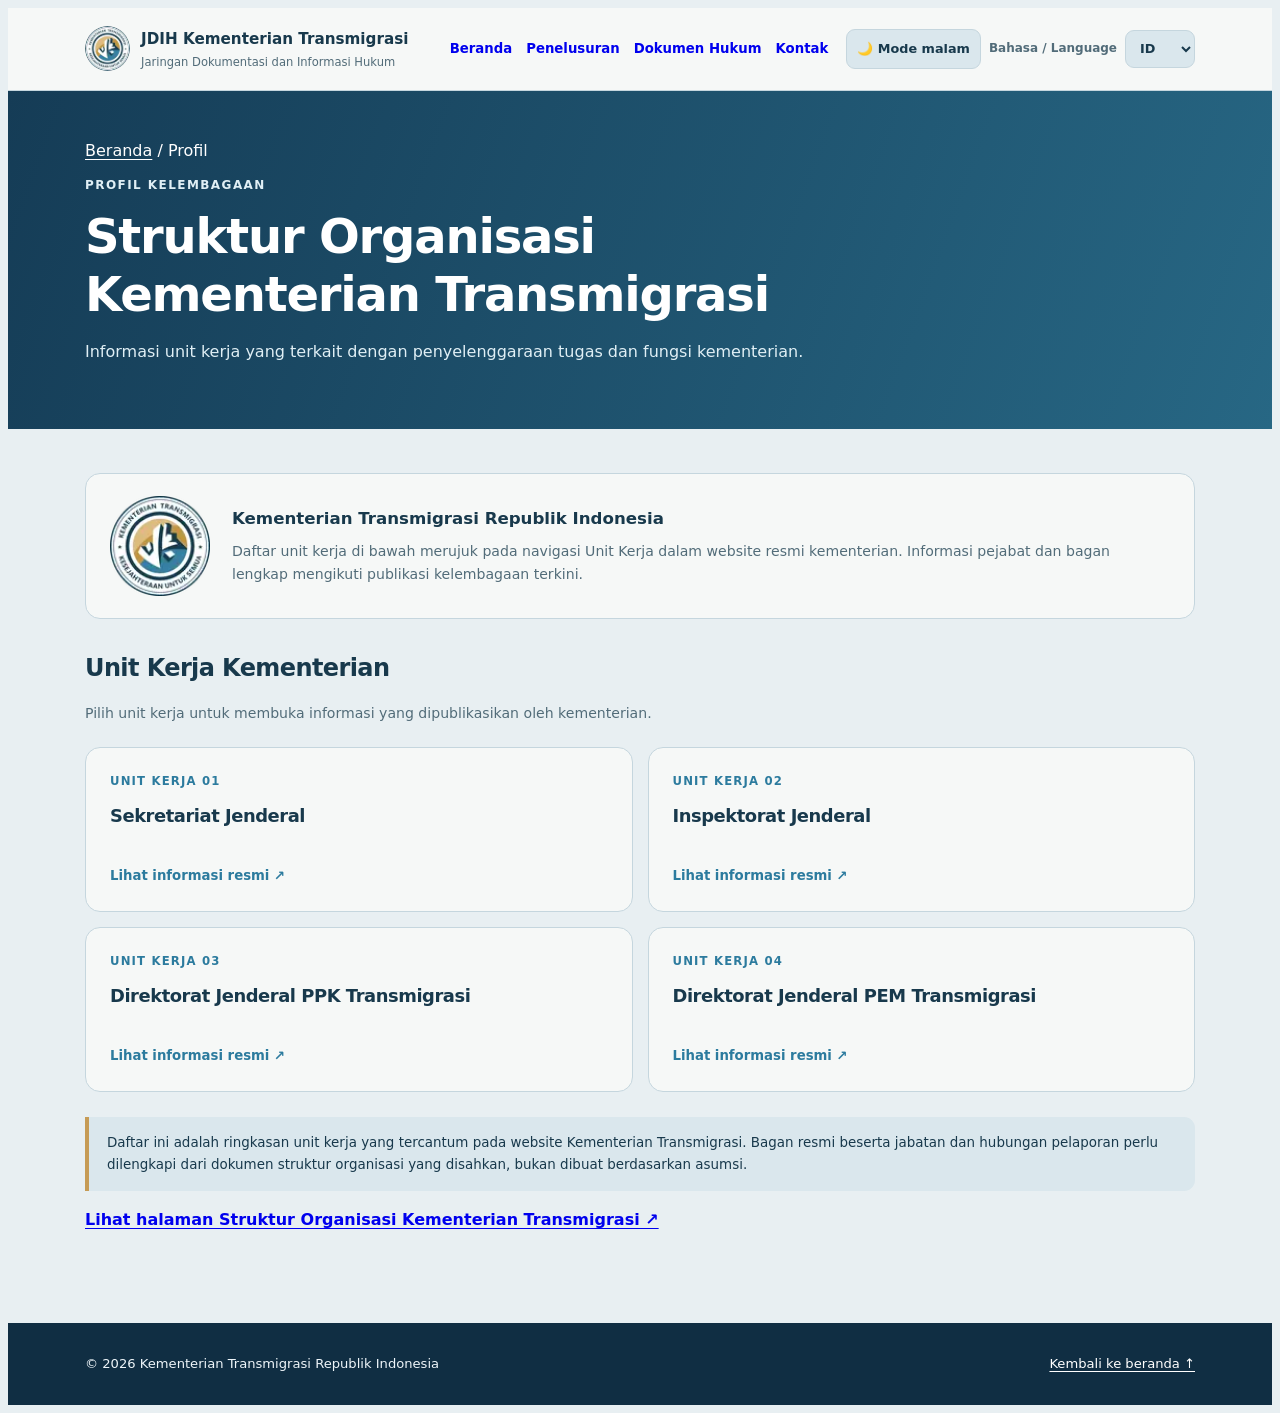
<file: struktur-organisasi.html>
<!doctype html>
<html lang="id">
<head>
<meta charset="utf-8">
<meta name="viewport" content="width=device-width,initial-scale=1">
<meta name="theme-color" content="#e8eff2">
<meta name="description" content="Profil dan unit kerja Kementerian Transmigrasi berdasarkan informasi kelembagaan pada website kementerian.">
<title>Struktur Organisasi | JDIH Kementerian Transmigrasi</title>
<link rel="stylesheet" href="assets/comfort-theme.css">
<link rel="stylesheet" href="assets/portal-finish.css">
<link rel="stylesheet" href="assets/portal-polish.css">
<link rel="stylesheet" href="assets/identitas-kementrans.css">
<style>
*{box-sizing:border-box}
body{font-family:system-ui,-apple-system,"Segoe UI",sans-serif;line-height:1.65}
.structure-wrap{width:min(1110px,calc(100% - 40px));margin:auto}
.structure-header{position:sticky;top:0;z-index:20;background:var(--surface);border-bottom:1px solid var(--line)}
.structure-header>.structure-wrap{min-height:82px;display:flex;align-items:center;gap:18px;flex-wrap:wrap}
.structure-brand{display:flex;gap:11px;align-items:center;min-width:0;text-decoration:none;color:var(--ink)}
.structure-brand img{width:45px;height:45px;object-fit:contain;border-radius:50%;background:#fff}
.structure-brand strong{font-size:.95rem}.structure-brand small{display:block;color:var(--muted);font-size:.72rem}
.structure-nav{display:flex;gap:14px;flex-wrap:wrap;margin-left:auto}
.structure-nav a{font-weight:750;font-size:.83rem;text-decoration:none}
.structure-hero{background:linear-gradient(110deg,#153c56,#276784);padding:47px 0;color:#fff}
.structure-hero h1{font-size:clamp(1.95rem,3.8vw,3rem);margin:11px 0;line-height:1.2;color:#fff}
.structure-hero p{max-width:750px;color:#e0eff5}
.structure-hero a{color:#fff}
.structure-kicker{font-size:.75rem;font-weight:850;letter-spacing:.12em;color:#f4d18e}
.structure-content{padding:44px 0 74px}
.structure-intro{display:flex;align-items:center;gap:22px;padding:22px 24px;border-radius:15px;background:var(--surface);border:1px solid var(--line);margin-bottom:25px}
.structure-intro img{width:100px;height:100px;object-fit:contain;flex:0 0 100px}
.structure-intro strong{font-size:1.04rem;display:block}
.structure-intro p{color:var(--muted);margin:8px 0 0;font-size:.88rem}
.structure-content h2{font-size:1.5rem;margin:30px 0 7px;color:var(--ink)}
.structure-muted{color:var(--muted);font-size:.88rem}
.structure-grid{display:grid;grid-template-columns:repeat(2,minmax(0,1fr));gap:15px;margin-top:21px}
.structure-unit{display:flex;flex-direction:column;gap:10px;padding:24px;border:1px solid var(--line);border-radius:15px;background:var(--surface);min-height:165px}
.structure-unit>span{font-size:.73rem;letter-spacing:.1em;font-weight:850;color:var(--green2)}
.structure-unit h3{margin:0;font-size:1.12rem;color:var(--ink)}
.structure-unit a{margin-top:auto;font-size:.83rem;text-decoration:none;font-weight:850;color:var(--green2)}
.structure-unit a:hover{text-decoration:underline}
.structure-note{margin-top:25px;background:var(--surface-alt);border-left:4px solid var(--gold);padding:15px 18px;border-radius:0 11px 11px 0;font-size:.84rem}
.structure-footer{background:#102e43;color:#eef5f9;padding:30px 0}
.structure-footer .structure-wrap{display:flex;justify-content:space-between;flex-wrap:wrap;gap:10px;font-size:.82rem}
.structure-footer a{color:#fff}
@media(max-width:750px){.structure-header>.structure-wrap{padding:11px 0}.structure-nav{margin-left:0;width:100%}.structure-intro{flex-direction:column;align-items:flex-start}.structure-grid{grid-template-columns:1fr}.structure-content{padding:26px 0 45px}}
</style>
</head>
<body>
<header class="structure-header"><div class="structure-wrap mastin">
<a class="structure-brand" href="./index.html"><img src="assets/logo-kementrans-bulat.webp" alt=""><span><strong>JDIH Kementerian Transmigrasi</strong><small>Jaringan Dokumentasi dan Informasi Hukum</small></span></a>
<nav class="structure-nav" aria-label="Navigasi"><a href="./index.html">Beranda</a><a href="./telusur.html">Penelusuran</a><a href="./katalog.html?kategori=peraturan-menteri-transmigrasi">Dokumen Hukum</a><a href="./ruang.html?bagian=kontak">Kontak</a></nav>
</div></header>
<section class="structure-hero"><div class="structure-wrap">
<nav aria-label="Breadcrumb"><a href="./index.html">Beranda</a> / Profil</nav>
<p class="structure-kicker">PROFIL KELEMBAGAAN</p>
<h1>Struktur Organisasi Kementerian Transmigrasi</h1>
<p>Informasi unit kerja yang terkait dengan penyelenggaraan tugas dan fungsi kementerian.</p>
</div></section>
<main class="structure-content" id="main"><div class="structure-wrap">
<div class="structure-intro">
<img src="assets/logo-kementrans-bulat.webp" alt="Lambang Kementerian Transmigrasi">
<div><strong>Kementerian Transmigrasi Republik Indonesia</strong><p>Daftar unit kerja di bawah merujuk pada navigasi Unit Kerja dalam website resmi kementerian. Informasi pejabat dan bagan lengkap mengikuti publikasi kelembagaan terkini.</p></div>
</div>
<h2>Unit Kerja Kementerian</h2>
<p class="structure-muted">Pilih unit kerja untuk membuka informasi yang dipublikasikan oleh kementerian.</p>
<div class="structure-grid">
 <article class="structure-unit"><span>UNIT KERJA 01</span><h3>Sekretariat Jenderal</h3><a href="https://www.transmigrasi.go.id/setjen/" target="_blank" rel="noopener noreferrer">Lihat informasi resmi ↗</a></article>
 <article class="structure-unit"><span>UNIT KERJA 02</span><h3>Inspektorat Jenderal</h3><a href="https://www.transmigrasi.go.id/itjen/" target="_blank" rel="noopener noreferrer">Lihat informasi resmi ↗</a></article>
 <article class="structure-unit"><span>UNIT KERJA 03</span><h3>Direktorat Jenderal PPK Transmigrasi</h3><a href="https://www.transmigrasi.go.id/ditjenppk/" target="_blank" rel="noopener noreferrer">Lihat informasi resmi ↗</a></article>
 <article class="structure-unit"><span>UNIT KERJA 04</span><h3>Direktorat Jenderal PEM Transmigrasi</h3><a href="https://www.transmigrasi.go.id/ditjenpemt/" target="_blank" rel="noopener noreferrer">Lihat informasi resmi ↗</a></article>
</div>
<div class="structure-note">Daftar ini adalah ringkasan unit kerja yang tercantum pada website Kementerian Transmigrasi. Bagan resmi beserta jabatan dan hubungan pelaporan perlu dilengkapi dari dokumen struktur organisasi yang disahkan, bukan dibuat berdasarkan asumsi.</div>
<p><a href="https://www.transmigrasi.go.id/profil/struktur-organisasi/" target="_blank" rel="noopener noreferrer"><strong>Lihat halaman Struktur Organisasi Kementerian Transmigrasi ↗</strong></a></p>
</div></main>
<footer class="structure-footer"><div class="structure-wrap"><span>© 2026 Kementerian Transmigrasi Republik Indonesia</span><a href="./index.html">Kembali ke beranda ↑</a></div></footer>
<script src="assets/site-preferences.js"></script>
</body></html>
</file>
<file: assets/comfort-theme.css>
/* Tema berkontras nyaman: hijau-sage tidak menyilaukan dan mode malam.
   Dimuat setelah CSS lama; tidak mengubah isi dokumen hukum. */
:root {
 --paper:#dce6dc; --surface:#edf2ea; --surface-alt:#d2dfd3;
 --ink:#1c3631; --muted:#506c60; --line:#b9cbbd; --white:#edf2ea;
 --soft-input:#f0f4ed; --green:#175347; --green2:#245c50;
 --shadow:0 12px 34px #1d44301b; color-scheme:light;
}
html[data-theme="night"]{
 --paper:#132326; --surface:#213538; --surface-alt:#192d30;
 --ink:#e9f0e7; --muted:#b7cec4; --line:#46605d; --white:#213538;
 --soft-input:#253d40; --green:#247768; --green2:#9ed9bc;
 --gold:#edc37a; --shadow:0 16px 42px #0005; color-scheme:dark;
}
body, .section, main, .content{background:var(--paper);color:var(--ink)}
.quick a,.doc,.formationlist,.relationvisual,.othercard,.stats,.featuretile,.programcard,
.servicepanel,.relatedlinks a,.panel,.meta,.meta-grid,.sourceblock,.otherdoc,
.pdfshell,.pdffoot,.empty,.controls,.searchbox,.stat,.navmenu,.dialog,.servicecard,
.catalogcard,.catalogsidebar,.catalogintro,.catalogempty,.info-panel,.info-card,
.pillrow a,.pillrow span,.relation-card,.empty-state,.abstract-structure{
 background:var(--surface);color:var(--ink);border-color:var(--line);
}
.searchbox,.controls,.catalogintro,.catalogcard,.panel,.info-panel{box-shadow:var(--shadow)}
.collection,.relation{background:var(--surface-alt)!important;border-color:var(--line)}
.navmenu,.mast,.header,.anchorbar,.anchorbar .wrap,.nav.open{background:var(--surface);border-color:var(--line)}
.field input,.field select,input,select,textarea{background:var(--soft-input);border-color:var(--line);color:var(--ink)}
.field label,.nav a,.navgroup>summary,.navmenu a,.brand,.brand strong,.brand small,
.docdata strong,.docfoot a,.detailgrid strong,.linkbtn,.countline strong,
.featuretile strong,.programcard h3,.servicepanel h3,.othercard h3,
.relatedlinks a,.catalogcard h3,.categorylink,.sourceblock strong,
.meta dd,.panel h2,.panel h3,.relation-card p,.otherdoc strong,
.anchorbar a,.footerbrand strong{
 color:var(--ink);
}
.hero .brand,.hero h1,.hero .lead,.hero .eyebrow{color:#f3f8f1}
.quick a:hover,.featuretile:hover,.catalogcard:hover,.formationlist a:hover,.navmenu a:hover{
 background:var(--surface-alt);border-color:var(--green2);
}
.qicon,.searchglyph,.seal,.tag{background:var(--surface-alt);color:var(--green2)}
.hint,.feature-note,.sectiondesc,.doc p,.docdata,.meta dt,.panelintro,
.relatedlinks small,.servicepanel p,.programcard p,.othercard p,.otherdoc small,
.sourceblock span,.otherdoc .caption,.smallsrc,.catalogmeta,.catalogempty p{color:var(--muted)}
.pillrow a,.pillrow span,.relatedlinks a{background:var(--soft-input);color:var(--ink)}
.stat,.empty-state,.abstract-structure{background:var(--surface-alt)}
.meta-grid{background:var(--line)}
.meta{background:var(--surface)}
.abstract-structure .heading,.relation-card{background:var(--surface-alt);color:var(--ink)}
.abstract-structure summary,.abstract-structure p,.abstract-list li{color:var(--ink)}
.info{background:var(--surface-alt);color:var(--ink);border-color:var(--gold)}
.pdfshell iframe{background:var(--surface-alt)}
.dialog{background:var(--surface);color:var(--ink)}
.dialogbody{background:var(--surface)}
.highcontrast{--paper:#0b0b0b;--surface:#111;--surface-alt:#0b0b0b;--ink:#fff;--muted:#eee;--line:#e0e0e0;--white:#111;--soft-input:#181818}
.highcontrast .mast,.highcontrast .header{background:#111}
.highcontrast .hero,.highcontrast .top,.highcontrast .footer,.highcontrast .cta{background:#000}
#theme-toggle,#lang-select,.site-tools select,.site-tools button{
 border:1px solid var(--line);border-radius:9px;background:var(--surface-alt);
 color:var(--ink);padding:8px 10px;min-height:38px;font-size:.8rem;font-weight:750;
}
.site-tools{display:flex;gap:7px;align-items:center;flex:0 0 auto}
.site-tools label{font-size:.75rem;color:var(--muted);font-weight:750}
.site-tools select{min-width:70px;cursor:pointer}
.site-tools button{cursor:pointer;white-space:nowrap}
.site-tools button:hover{filter:brightness(.92)}
.nav-shell{display:flex;gap:12px;align-items:center;margin-left:auto}
.theme-indicator{display:inline-block;min-width:16px}
html[data-theme="night"] .top,html[data-theme="night"] .footer{background:#081819}
html[data-theme="night"] .hero{background:linear-gradient(120deg,#0a2526 0%,#113c37 70%,#16473f 100%)}
html[data-theme="night"] .cta{background:#123c36}
html[data-theme="night"] .navgroup>summary:hover{color:#c6ebd7}
html[data-theme="night"] .status{color:#a9e4b1}
html[data-theme="night"] .kicker{color:#aed3bb}
html[data-theme="night"] .beta-label{background:#51432d;color:#f5d393}
html[data-theme="night"] .docno,html[data-theme="night"] .num{color:#deb974}
html[data-theme="night"] .tag{color:#bde8cc}
html[data-theme="night"] .linkbtn{color:#b8e5d1}
html[data-theme="night"] .outline{color:#fff}
html[data-theme="night"] .docfoot .detail-link{background:#31504a;color:#e5f4e9;border-color:#477466}
html[data-theme="night"] .stat strong{color:#d7e8df}
html[data-theme="night"] .relationcenter{background:#315c52}
html[data-theme="night"] .btn.secondary,html[data-theme="night"] .btn.subtle,
html[data-theme="night"] .btn.reset{background:#30564d;color:#eff8ef;border-color:#4a7465}
html[data-theme="night"] .footerbrand>img{background:#f0f1ec}
html[data-theme="night"] .topbrand img,html[data-theme="night"] .brand-mark{background:#eff3ec}
html[data-theme="night"] .catalogempty{border-style:dashed}
html[data-theme="night"] a:focus-visible,html[data-theme="night"] button:focus-visible,html[data-theme="night"] select:focus-visible{outline-color:#f3ce89}
.catalog-layout{display:grid;grid-template-columns:minmax(0,1fr) 245px;gap:20px;align-items:start}
.catalogintro,.catalogsidebar,.info-panel{border:1px solid var(--line);padding:22px;border-radius:15px}
.catalogfilter{display:grid;grid-template-columns:2fr 1fr auto;gap:10px;align-items:end}
.catalogcard{border:1px solid var(--line);padding:20px;border-radius:13px;margin:14px 0}
.catalogcard h3{font-size:1.04rem;line-height:1.4;margin:8px 0}
.catalogcard p{font-size:.85rem;color:var(--muted)}
.catalogmeta{font-size:.78rem}
.catalogempty{border:1px dashed var(--line);padding:23px;border-radius:14px;margin:15px 0}
.catalogsidebar h3,.info-panel h2{margin:0 0 12px;font-size:1.12rem}
.categorylink{display:block;text-decoration:none;padding:9px;border-radius:7px;font-size:.82rem}
.categorylink:hover,.categorylink.active{background:var(--surface-alt)}
.catalog-nav{display:flex;flex-wrap:wrap;gap:8px;margin:16px 0}
.catalog-nav a{padding:7px 11px;border-radius:100px;border:1px solid var(--line);font-size:.78rem;text-decoration:none}
.catalog-nav a.active{background:var(--green);color:#fff}
.catalog-head{background:linear-gradient(115deg,#123c35,#2d5c4c);color:#f9fbf5;padding:35px 0}
.catalog-head h1{font-size:clamp(1.65rem,3.3vw,2.75rem);line-height:1.17;margin:12px 0}
.catalog-head p{margin:0;color:#dcebe0}
.catalog-head a{color:#fff}
.info-grid{display:grid;grid-template-columns:repeat(2,minmax(0,1fr));gap:15px;margin:22px 0}
.info-card{border:1px solid var(--line);border-radius:12px;padding:18px}
.info-card a{text-decoration:none;font-weight:800;color:var(--green2)}
.info-card p{font-size:.85rem;color:var(--muted)}
.page-notice{border-left:4px solid var(--gold);padding:12px 16px;margin:18px 0;background:var(--surface-alt);font-size:.85rem}
.catalog-actions{display:flex;gap:12px;flex-wrap:wrap;margin-top:15px}
.catalog-actions a{font-size:.82rem;font-weight:800}
@media(max-width:1100px){.site-tools{gap:4px}.site-tools label{position:absolute;width:1px;height:1px;clip:rect(0,0,0,0);overflow:hidden}.site-tools button{padding:7px}}
@media(max-width:900px){.catalog-layout{grid-template-columns:1fr}.catalogsidebar{order:2}.nav-shell{flex-wrap:wrap;justify-content:flex-end}.site-tools button{font-size:.76rem}}
@media(max-width:650px){
 .site-tools{gap:5px}
 .site-tools button,.site-tools select{min-height:35px;font-size:.72rem;padding:6px 7px}
 .nav-shell{gap:6px}
 .mastin,.headin{gap:7px}
 .brand{min-width:0}
 .brand strong{font-size:.83rem}
 .catalogfilter,.info-grid{grid-template-columns:1fr}
 .catalog-head{padding:27px 0}
 .catalogintro,.catalogsidebar,.info-panel{padding:17px}
 .catalog-layout{gap:13px}
 .quick a{min-height:140px}
}
@media(max-width:390px){.site-tools button{font-size:0}.site-tools .theme-indicator{font-size:1rem}.brand small{display:none}}

/* Header lebar desktop 1201–1600: navigasi dipadatkan agar tombol preferensi tidak keluar layar. */
@media(min-width:1201px) and (max-width:1600px){
 .mastin{gap:10px}
 .brand{min-width:210px;gap:9px}
 .brand strong{font-size:.95rem}
 .nav{gap:11px}
 .nav a,.navgroup>summary{font-size:.78rem}
 .site-tools{gap:4px}
 .site-tools button,.site-tools select{padding:7px 6px;font-size:.75rem}
}
@media(max-width:650px){
 .mastin{flex-wrap:wrap}
 .menu{background:var(--surface-alt);border-color:var(--line);color:var(--ink)}
}

/* Foto kawasan transmigrasi milik pengguna: hanya di hero, dengan overlay
   agar teks tetap terbaca dan bidang utama dokumen tetap tenang. */
.hero{
 background-image:
  linear-gradient(105deg,rgba(10,41,38,.96),rgba(14,57,48,.83) 54%,rgba(19,60,51,.69)),
  url("./foto-kawasan-transmigrasi.webp");
 background-size:cover;
 background-position:center 47%;
 background-repeat:no-repeat;
}
html[data-theme="night"] .hero{
 background-image:
  linear-gradient(105deg,rgba(6,22,23,.96),rgba(8,28,30,.88) 55%,rgba(9,37,37,.82)),
  url("./foto-kawasan-transmigrasi.webp");
}
</file>
<file: assets/portal-finish.css>
/*
 JDIH Transmigrasi | Design foundation v3
 Seluruh komponen memiliki state responsif, gelap/terang dan aksesibilitas.
 Berkas ini diterapkan setelah tema dasar pada semua halaman publik.
*/
:root{
 --ui-radius:18px;
 --ui-radius-sm:11px;
 --ui-gap:22px;
 --ui-accent:#b58c4f;
 --ui-border:#b9cbbd;
 --ui-overlay:rgba(21,64,55,.1);
 --ui-button:#144f43;
 --ui-button-text:#ffffff;
 --ui-focus:#c89c4b;
 --ui-shadow:0 10px 32px rgba(19,56,43,.07);
 --ui-shadow-hover:0 16px 42px rgba(19,56,43,.13);
 --ui-outline:#83afa0;
 --ui-subtle:#e5eee5;
 --ui-muted-surface:#e7eee6;
 --ui-heading:var(--ink);
}
html[data-theme="night"]{
 --ui-button:#83d4b6;
 --ui-button-text:#102c28;
 --ui-outline:#608d85;
 --ui-subtle:#293f40;
 --ui-muted-surface:#24393a;
 --ui-border:#47615f;
 --ui-shadow:0 10px 30px rgba(0,0,0,.14);
 --ui-shadow-hover:0 17px 44px rgba(0,0,0,.25);
}
html{scroll-padding-top:105px;-webkit-text-size-adjust:100%;text-size-adjust:100%}
body{
 font-family:Inter,"Segoe UI",system-ui,-apple-system,BlinkMacSystemFont,Arial,sans-serif;
 font-size:1rem;line-height:1.66;
 font-synthesis:none;
}
h1,h2,h3,h4{color:var(--ui-heading);text-wrap:balance}
h1{letter-spacing:-.035em}
h2{letter-spacing:-.025em}
p{overflow-wrap:break-word}
a{text-decoration-thickness:1px;text-underline-offset:3px}
a,button,input,select,summary{touch-action:manipulation}
a:focus-visible,button:focus-visible,input:focus-visible,select:focus-visible,summary:focus-visible{
 outline:3px solid var(--ui-focus)!important;
 outline-offset:3px!important;
}
button,input,select,textarea{font:inherit}
input[type="search"]{-webkit-appearance:none;appearance:none}
button,.btn,select{min-height:42px}
[hidden]{display:none!important}
.skip:focus{left:10px;top:12px;background:var(--surface);color:var(--ink)}
.wrap{width:min(1200px,calc(100% - 48px))}
.top{background:#102d2b;color:#eef5f0;border-bottom:1px solid #ffffff18}
.top .wrap{min-height:38px}
.top a{color:#eaf6ef}
.topbrand{letter-spacing:.02em}
.mast,.header{
 backdrop-filter:saturate(115%) blur(14px);
 -webkit-backdrop-filter:saturate(115%) blur(14px);
 background:color-mix(in srgb,var(--surface) 96%,transparent);
 border-bottom:1px solid var(--line);
}
.mastin,.headin{gap:14px}
.brand{color:var(--ink);gap:12px}
.brand strong{font-size:.95rem;line-height:1.24;letter-spacing:-.015em}
.brand small{color:var(--muted);font-size:.69rem;line-height:1.5}
.brand-mark,.brand img{border-radius:11px;object-fit:contain}
.nav a,.navgroup>summary,.topnav a{
 font-size:.82rem;
 font-weight:730;
 color:var(--ink);
}
.nav a:hover,.navgroup>summary:hover,.topnav a:hover{color:var(--green2)}
.navgroup>summary{cursor:pointer}
.navmenu{
 border:1px solid var(--line);
 background:var(--surface);
 border-radius:12px;
 box-shadow:var(--ui-shadow-hover);
}
.navmenu a{
 font-size:.83rem;
 min-height:39px;
 padding:9px 11px;
 border-radius:7px;
 color:var(--ink);
}
.navmenu a:hover{background:var(--surface-alt)}
.navgroup[open]>summary{color:var(--green2)}
.site-tools{gap:8px}
.site-tools button,.site-tools select{
 background:var(--ui-subtle);
 border:1px solid var(--line);
 border-radius:11px;
 color:var(--ink);
 min-height:42px;
 font-size:.79rem;
 font-weight:750;
 padding:8px 11px;
}
.site-tools button:hover,.site-tools select:hover{background:var(--surface-alt)}
.theme-indicator{line-height:1}
.menu{background:var(--surface-alt);color:var(--ink);border:1px solid var(--line)}
/* Hero illustrates the territory; text remains legible over the image. */
.hero{
 background-position:center 47%;
 border-bottom:1px solid #ffffff16;
}
.heroin{grid-template-columns:minmax(0,1fr) minmax(335px,440px);gap:clamp(24px,4vw,66px);padding:76px 0 48px}
.hero h1{letter-spacing:-.047em;font-size:clamp(2.45rem,4.2vw,4.5rem);line-height:1.07}
.hero .eyebrow,.hero .lead,.hero h1,.hero .herobottom{color:#f6f8f3}
.hero h1 span{color:#f2d48f}
.hero .lead{max-width:610px;line-height:1.85;font-size:1.03rem}
.hero .actions{margin:28px 0 0}
.hero .outline{border:1px solid #ffffff65;color:#f8fbf5}
.hero .outline:hover{background:#ffffff20}
.hero:after{pointer-events:none}
.herobottom{padding:6px 0 24px;color:#e5eee6;font-size:.81rem}
.searchbox{
 border-radius:20px;
 padding:27px;
 color:var(--ink);
 background:var(--surface)!important;
 border:1px solid var(--line);
 box-shadow:0 26px 68px #071e1a57;
}
.searchbox h2{color:var(--ink)}
.searchtitle h2{font-size:1.25rem}
.searchtitle p{color:var(--muted);font-size:.71rem}
.searchglyph{background:var(--surface-alt);color:var(--green2)}
.searchbox .field{margin:14px 0}
.field label,.catalogfilter label{color:var(--ink);font-size:.8rem;line-height:1.4}
.field input,.field select,.catalogfilter input,.catalogfilter select{
 border:1px solid var(--line);
 border-radius:10px;
 color:var(--ink);
 background:var(--soft-input);
 min-height:46px;
}
.field input:focus,.field select:focus,.catalogfilter input:focus,.catalogfilter select:focus{border-color:var(--green2)}
.btn,.searchbox .btn{
 border-radius:11px;
 padding:11px 17px;
 font-weight:760;
 min-height:46px;
}
.btn:not(.outline):not(.reset):not(.subtle):not(.secondary){background:var(--ui-button);color:var(--ui-button-text)}
.hero .btn.primary{background:#e3be78;color:#20362b}
.hero .btn.primary:hover{background:#f2cc85}
.btn.reset{border:1px solid var(--line);background:var(--ui-subtle);color:var(--ink)}
.btn.reset:hover,.btn.secondary:hover,.btn.subtle:hover{background:var(--surface-alt)}
.searchbox .btn{width:100%}
.searchbox .hint{margin:10px 0 0}
.section{padding:clamp(48px,5.2vw,76px) 0}
.sectionhead{align-items:end;gap:30px;margin-bottom:25px}
.section h2{font-size:clamp(1.8rem,2.6vw,2.5rem);line-height:1.17}
.sectiondesc{line-height:1.75;max-width:530px;font-size:.91rem}
.kicker{letter-spacing:.13em;color:var(--green2);font-size:.72rem;font-weight:850}
.quick{gap:16px}
.quick a,
.doc,.othercard,.programcard,.servicepanel,.featuretile,.formationlist,
.stats,.stat,.catalogintro,.catalogcard,.catalogsidebar,.panel,.info-panel,.info-card{
 background:var(--surface);
 border:1px solid var(--line);
 box-shadow:var(--ui-shadow);
}
.quick a{
 min-height:166px;
 padding:23px;
 border-radius:var(--ui-radius);
 transition:transform .2s ease,border-color .2s ease,box-shadow .2s ease;
}
.quick a:hover,.featuretile:hover,.doc:hover,.catalogcard:hover{
 transform:translateY(-2px);
 border-color:var(--ui-outline);
 box-shadow:var(--ui-shadow-hover);
}
.qicon{
 width:43px;height:43px;
 background:var(--surface-alt);
 color:var(--green2);
 border-radius:12px;
}
.quick strong{font-size:1.02rem;line-height:1.3;color:var(--ink);margin:18px 0 6px}
.quick small{font-size:.84rem;line-height:1.58;color:var(--muted)}
.collection,.relation{background:var(--surface-alt)!important}
.controls{background:var(--surface);padding:18px;border-radius:var(--ui-radius);gap:12px}
.countline{font-size:.82rem;line-height:1.5}
.grid{gap:18px}
.doc{padding:23px;border-radius:var(--ui-radius)}
.doc h3{font-size:1.05rem;line-height:1.47}
.doc p{line-height:1.7}
.docno{letter-spacing:.08em;font-size:.76rem;color:var(--muted)}
.docdata{border-color:var(--line)}
.docfoot{border-color:var(--line);gap:10px;flex-wrap:wrap}
.docfoot .detail-link{
 background:var(--ui-button)!important;
 color:var(--ui-button-text)!important;
 border-radius:9px;
 padding:9px 13px!important;
 border:0!important;
}
.docfoot .detail-link:hover{filter:brightness(1.05)}
.docfoot a,.linkbtn{color:var(--green2)}
.tag{border:1px solid var(--line);background:var(--surface-alt);color:var(--ink);border-radius:9px;padding:5px 10px;letter-spacing:0}
.status{color:var(--green2)}
.two{gap:clamp(26px,4vw,64px)}
.formationlist{border-radius:var(--ui-radius)}
.formationlist a{padding:19px 22px;gap:15px}
.formationlist a:hover{background:var(--surface-alt)}
.formationlist small,.branch small{color:var(--muted)}
.relationvisual{background:var(--surface);border-radius:var(--ui-radius);box-shadow:var(--ui-shadow)}
.relationcenter{background:var(--ui-button);color:var(--ui-button-text)}
.relationcenter strong,.relationcenter small{color:var(--ui-button-text)}
.branches .branch{border-color:var(--line);background:var(--ui-muted-surface)}
.otherright{gap:17px}
.othercard{border-radius:var(--ui-radius);padding:22px}
.othercard h3,.servicepanel h3{font-size:1.08rem}
.othercard p,.servicepanel p{line-height:1.78;font-size:.88rem}
.othercard a,.linkbtn{color:var(--green2)}
.stats{border-radius:var(--ui-radius);padding:26px}
.statgrid{gap:14px}
.stat{padding:19px;border-radius:13px;background:var(--surface-alt)}
.stat span,.stat small{color:var(--muted)}
.stat strong{color:var(--ink);font-size:2rem}
.featuregrid,.servicegrid,.programgrid{gap:16px}
.featuretile,.programcard,.servicepanel{border-radius:var(--ui-radius)}
.featuretile{padding:20px;min-height:112px}
.featuretile strong{color:var(--ink)}
.featuretile small{color:var(--muted)}
.featuregrid .featuretile{transition:transform .2s,border-color .2s,box-shadow .2s}
.featuretile .menu-icon{color:var(--green2)}
.programcard,.servicepanel{padding:23px}
.programcard h3{color:var(--ink)}
.servicepanel .relatedlinks a{min-height:32px;display:inline-flex;align-items:center}
.cta{padding:32px 0;background:#153e37}
.ctain strong{color:#f2f7ed}
.footer{padding:44px 0 18px;background:#0d2d29}
.footer .footerbrand p{max-width:470px;color:#d1e2d7}
.footerlinks a{min-height:30px}
.footerlinks a:hover{text-decoration:underline}
.dialog{background:var(--surface);color:var(--ink)}
.dialoghead{background:#17463d}
.dialoghead span{color:#f1d79c}
.dialogbody{background:var(--surface)}
.dialogbody p{color:var(--muted)}
.dialogbody h2,.dialogbody h3{color:var(--ink)}
.dialogbody .detailgrid{border-color:var(--line)}
.catalog-head{background:linear-gradient(115deg,#123d34,#235a4b);color:#f4f9f3}
.catalog-head h1{color:#f4f9f3}
.catalog-head p{color:#dcece2}
.catalogintro,.catalogsidebar,.info-panel,.info-card,.panel{border-radius:var(--ui-radius)}
.catalogintro{padding:24px}
.catalogcard{padding:24px;border-radius:var(--ui-radius)}
.catalogcard h3{font-size:1.15rem;line-height:1.45}
.catalogcard h3 a{color:var(--ink)}
.catalogcard h3 a:hover{color:var(--green2)}
.catalogfilter input,.catalogfilter select{width:100%;background:var(--soft-input)}
.catalogfilter .btn{height:46px;white-space:nowrap}
.catalog-card-top{align-items:center}
.catalogcard .sample-indicator{color:var(--green2)}
.catalog-actions .internal-detail{color:var(--green2)}
.catalog-download{background:var(--surface-alt);border-color:var(--line);border-radius:9px}
.catalog-download:hover{background:var(--ui-muted-surface)}
.catalogsidebar .categorylink{border-radius:9px;min-height:36px}
.catalogsidebar .categorylink:hover{background:var(--surface-alt)}
.catalogsidebar .categorylink.active{background:var(--surface-alt);box-shadow:inset 3px 0 0 var(--green2)}
.groupnav a{border-radius:12px;min-height:42px;background:var(--surface)}
.groupnav a:hover{background:var(--surface-alt)}
.groupnav a.active{background:var(--ui-button);color:var(--ui-button-text)}
.groupnav a.active svg{color:inherit}
.catalogempty,.empty-state{background:var(--surface);border-color:var(--line)}
.info-panel,.info-card{background:var(--surface)}
.info-nav a:hover,.info-nav a.active{background:var(--surface-alt)}
.info-sidebar .info-card{border-radius:var(--ui-radius)}
.info-card h3,.info-panel h2{color:var(--ink)}
.info-card p,.info-panel p{color:var(--muted)}
.info-grid .info-card{background:var(--ui-muted-surface)}
.panel h2,.panel h3{color:var(--ink)}
.panelintro,.small,.smallsrc{color:var(--muted)}
.meta{background:var(--surface);color:var(--ink)}
.meta dd{color:var(--ink)}
.meta dt{color:var(--muted)}
.meta-grid{border-color:var(--line)}
.notice,.page-notice{background:var(--surface-alt);color:var(--ink);border-color:var(--ui-accent)}
.meta dd.missing,.missing{color:var(--muted)}
.legal-source-notice,.catalog-quality-note{
 font-size:.82rem;
 color:var(--muted);
 border-top:1px solid var(--line);
 padding-top:13px;
 margin-top:18px;
}
.legal-source-notice a{color:var(--green2)}
/* Expose status of actual sample coverage without turning it into a vague warning. */
.mini-metrics{display:flex;flex-wrap:wrap;align-items:center;gap:12px;margin-top:24px}
.mini-metrics .metric{
 display:inline-flex;align-items:center;gap:8px;
 border:1px solid #ffffff42;
 background:#ffffff13;
 padding:10px 13px;
 border-radius:12px;
 font-size:.84rem;
 font-weight:680;
 color:#fff;
}
.metric b{color:#f1d28e;font-size:1rem}
.home-section-link{display:inline-flex;align-items:center;gap:8px;margin-top:20px;font-size:.9rem;font-weight:820;color:var(--green2)}
.home-section-link:hover{text-decoration:underline}
.stat-action{display:flex;gap:12px;align-items:center;flex-wrap:wrap;margin-top:22px}
.stat-action a{
 display:inline-flex;align-items:center;
 background:var(--ui-button);color:var(--ui-button-text);
 padding:10px 15px;border-radius:10px;
 font-size:.85rem;font-weight:800;text-decoration:none;
}
.stat-action a:hover{filter:brightness(1.05)}
.empty h3,.catalogempty h2{color:var(--ink)}
/* Small screens, landscape, Safari safe areas */
@media(max-width:1200px){
 .brand{min-width:0}
 .nav{gap:11px}
 .nav a,.navgroup>summary{font-size:.78rem}
 .site-tools button,.site-tools select{font-size:.75rem}
}
@media(max-width:1000px){
 .heroin{grid-template-columns:minmax(0,1fr);padding:54px 0 30px;gap:26px}
 .hero .searchbox{max-width:740px}
 .quick{grid-template-columns:repeat(2,minmax(0,1fr))}
 .two{grid-template-columns:1fr;gap:28px}
 .sectionhead{align-items:start;flex-direction:column;gap:10px}
 .sectiondesc{max-width:780px}
 .controls{grid-template-columns:repeat(2,minmax(0,1fr))}
 .controls .field:first-child{grid-column:span 2}
 .featuregrid{grid-template-columns:repeat(2,minmax(0,1fr))}
 .servicegrid{grid-template-columns:repeat(2,minmax(0,1fr))}
 .programgrid{grid-template-columns:repeat(2,minmax(0,1fr))}
}
@media(max-width:768px){
 .wrap{width:calc(100% - 32px)}
 .mastin,.headin{min-height:0;padding-top:11px;padding-bottom:11px}
 .menu{display:inline-flex;align-items:center;justify-content:center;gap:6px;min-height:42px}
 .nav.open{max-height:calc(100dvh - 125px);overflow-y:auto;-webkit-overflow-scrolling:touch}
 .topnav{gap:11px}
 .site-tools{flex-shrink:0}
 .section{padding:44px 0}
 .otherright{grid-template-columns:repeat(2,minmax(0,1fr))}
 .statgrid{grid-template-columns:repeat(2,minmax(0,1fr))}
 .catalog-layout,.info-layout,.layout{grid-template-columns:1fr}
 .catalogsidebar,.info-sidebar{position:static;max-height:none}
 .aside,.sidecol{grid-template-columns:1fr 1fr}
}
@media(max-width:640px){
 .wrap{width:calc(100% - 28px)}
 .brand strong{font-size:.84rem}
 .brand small{font-size:.63rem}
 .brand img{height:39px;width:39px}
 .top .wrap{min-height:38px}
 .heroin{padding:44px 0 27px}
 .hero h1{font-size:clamp(2.1rem,8vw,3.2rem)}
 .hero .lead{font-size:.96rem}
 .herobottom{font-size:.74rem;gap:8px;padding-bottom:20px}
 .searchbox{padding:20px}
 .section{padding:42px 0}
 .quick{grid-template-columns:repeat(2,minmax(0,1fr));gap:11px}
 .quick a{padding:17px;min-height:170px}
 .quick strong{font-size:.91rem;line-height:1.28}
 .quick small{font-size:.76rem}
 .controls{grid-template-columns:1fr}
 .controls .field:first-child{grid-column:auto}
 .docfoot{gap:12px}
 .docfoot .detail-link{order:0}
 .featuregrid{grid-template-columns:repeat(2,minmax(0,1fr));gap:10px}
 .featuretile{padding:14px;min-height:123px}
 .featuretile strong{font-size:.86rem}
 .featuretile small{font-size:.74rem}
 .servicegrid,.programgrid{grid-template-columns:1fr}
 .otherright{grid-template-columns:1fr}
 .catalogfilter{grid-template-columns:1fr}
 .meta-grid{grid-template-columns:1fr}
 .aside,.sidecol{grid-template-columns:1fr}
 .groupnav{overflow-x:auto;flex-wrap:nowrap;-webkit-overflow-scrolling:touch;scrollbar-width:thin}
 .groupnav a{white-space:nowrap}
 .catalogcard,.panel,.info-panel{padding:17px}
 .site-tools button{font-size:.75rem}
 .mini-metrics{gap:7px}
 .mini-metrics .metric{padding:8px 10px;font-size:.75rem}
 .footerlinks{gap:12px}
 .copyright{font-size:.75rem}
}
@media(max-width:390px){
 .site-tools{gap:4px}
 .site-tools button,.site-tools select{padding:7px;font-size:.72rem}
 .nav{padding-left:14px;padding-right:14px}
 .quick a{min-height:174px}
 .statgrid{grid-template-columns:1fr 1fr}
 .stat{padding:13px}
}
@supports(padding:max(0px)){
 .footer{padding-bottom:max(18px,env(safe-area-inset-bottom))}
}
@media(prefers-reduced-motion:reduce){
 *,*::before,*::after{animation-duration:.01ms!important;transition-duration:.01ms!important;scroll-behavior:auto!important}
}
@media(forced-colors:active){
 .btn,.tag,.catalogcard,.panel,.quick a{forced-color-adjust:auto;border:1px solid ButtonText}
}

.info-empty{margin:18px 0;padding:30px;border:1px dashed var(--line);background:var(--surface-alt);border-radius:17px;text-align:center}.info-empty .empty-symbol{width:52px;height:52px;display:grid;place-items:center;border-radius:14px;background:var(--surface);color:var(--green2);font-size:1.4rem;margin:0 auto 14px}.info-empty h3{font-size:1.1rem;margin:0 0 7px}.info-empty p{color:var(--muted);font-size:.89rem;max-width:550px;margin:0 auto 17px}.info-page-cta{display:inline-flex;align-items:center;justify-content:center;font-size:.84rem;font-weight:800;min-height:43px;padding:9px 15px;background:var(--ui-button);color:var(--ui-button-text);border-radius:10px;text-decoration:none}.info-page-cta:hover{filter:brightness(1.05)}

.document-utilities{display:flex;align-items:center;gap:8px;flex-wrap:wrap;margin:15px 0 0}.document-utility{display:inline-flex;align-items:center;gap:7px;min-height:42px;padding:8px 11px;background:var(--surface-alt);color:var(--ink);border:1px solid var(--line);border-radius:10px;font-size:.78rem;font-weight:790;cursor:pointer}.document-utility:hover{filter:brightness(.94)}.hero .document-utility{color:#f5f8f3;background:#ffffff18;border-color:#ffffff58}.utility-status{font-size:.76rem;color:var(--muted)}.hero .utility-status{color:#e2efe7}@media(max-width:640px){.document-utility{min-height:44px;padding:10px}.document-utilities{gap:7px}}@media print{.document-utilities,.site-tools,.nav,.topnav{display:none!important}}

/* Unified search, reports and PDF viewers share the same night palette. */
.searchpanel,.resultcard,.noresults,.preview,.placeholder{background:var(--surface);color:var(--ink);border-color:var(--line)}
.searchfields label,.resultbar h2,.resultcard h3,.resultcard h3 a,.noresults h2{color:var(--ink)}
.searchfields input,.searchfields select{background:var(--soft-input);color:var(--ink);border-color:var(--line)}
.searchhelp,.resultcard p,.resultmeta,.resultbar span,.noresults p,.placeholder{color:var(--muted)}
.resultcard .pill{background:var(--surface-alt);color:var(--ink)}
.resultmeta{border-color:var(--line)}
.resultactions a,.resultcard h3 a:hover{color:var(--green2)}
.footnote{background:var(--surface-alt);color:var(--ink);border-color:var(--ui-accent)}
.data-table th{background:var(--surface-alt);color:var(--ink)}
.data-table td,.data-table th{border-color:var(--line)}
.data-table a{color:var(--green2)}
html[data-theme=night] .status-ok{color:#a3e7bb}
html[data-theme=night] .status-missing{color:#eed093}
</file>
<file: assets/portal-polish.css>
/* JDIH Transmigrasi: penyelarasan antarmuka layanan publik.
 * Lapisan ini berada setelah portal-finish.css dan tidak mengubah data hukum.
 * Mendukung layar kecil, touch, reduced-motion, kontras, mode gelap.
 */
:root{
  --portal-radius:16px;
  --portal-primary:#175747;
  --portal-primary-hover:#0c4338;
  --portal-highlight:#b68a4a;
  --portal-line:var(--line,#b8cbbd);
  --portal-panel:var(--surface,#edf2ea);
  --portal-bg:var(--paper,#dce6dc);
  --portal-text:var(--ink,#1c3631);
  --portal-secondary:var(--muted,#506c60);
}
html[data-theme=night]{
  --portal-primary:#b4e7cf;
  --portal-primary-hover:#d7f8e8;
  --portal-highlight:#e6bd79;
}
body{background:var(--portal-bg);color:var(--portal-text)}
section,.section,.content,.maincontent{scroll-margin-top:115px}
.quick a,.doc,.catalogcard,.info-card,.info-panel,.featuretile,
.othercard,.servicepanel,.panel,.searchpanel,.searchbox,.resultcard{
  border:1px solid var(--portal-line);
  background:var(--portal-panel);
  border-radius:var(--portal-radius);
}
.quick a,.featuretile,.othercard,.catalogcard,.resultcard{
  transition:border-color .16s ease,transform .16s ease,box-shadow .16s ease,background-color .16s ease;
}
.quick a:hover,.featuretile:hover,.othercard:hover,.catalogcard:hover,.resultcard:hover{
  transform:translateY(-2px);
  box-shadow:0 10px 28px rgba(12,50,38,.12);
  border-color:var(--green2);
}
.quick a:focus-visible,.catalogcard a:focus-visible,.featuretile:focus-visible{outline-offset:4px}
.quick a{display:flex;flex-direction:column;align-items:flex-start;justify-content:flex-start;gap:7px;min-height:160px;text-decoration:none}
.quick a .qicon{display:inline-grid;place-items:center;width:43px;height:43px;border-radius:12px;background:var(--surface-alt);color:var(--green2);margin-bottom:5px}
.quick a strong{color:var(--portal-text);font-size:.96rem;line-height:1.35}
.quick a small{color:var(--portal-secondary);font-size:.81rem;line-height:1.5}
.quick a:after{content:"→";color:var(--green2);font-size:1rem;font-weight:900;align-self:flex-end;margin-top:auto}
.sectionhead{align-items:end;gap:18px}
.sectionhead h2{line-height:1.17;text-wrap:balance}
.sectiondesc{max-width:500px;color:var(--portal-secondary);line-height:1.6}
.kicker{letter-spacing:.12em;font-weight:850}
.hero-copy .lead{max-width:640px;line-height:1.65}
.hero .searchbox{border:1px solid rgba(255,255,255,.22)}
.searchbox input,.searchbox select,.controls input,.controls select,.searchpanel input,.searchpanel select{
  width:100%;min-width:0;border-radius:10px;
}
.btn,a.btn,button.btn{border-radius:10px;min-height:44px}
.docfoot{display:flex;gap:12px;align-items:center;flex-wrap:wrap}
.docfoot a,.docfoot button{min-height:40px;display:inline-flex;align-items:center}
.navmenu a,.categorylink{border-radius:8px;min-height:34px}
.navmenu .menu-icon{color:var(--green2)}
.catalog-actions a,.resultactions a{min-height:40px;display:inline-flex;align-items:center}
.catalogcard h3,.resultcard h3{line-height:1.42;overflow-wrap:anywhere}
.catalogcard .tag{font-size:.72rem;line-height:1.35}
.page-notice,.notice{border-radius:0 12px 12px 0;line-height:1.6}
.site-tools{gap:8px}
.site-tools button,.site-tools select{min-height:42px}
.site-tools button:focus-visible,.site-tools select:focus-visible{outline:3px solid var(--portal-highlight);outline-offset:3px}
.pdfshell,.preview{background:var(--surface-alt);border-color:var(--line)}
.hero .eyebrow{color:#e8d7b6}
.catalog-head h1,.hero-report h1{color:#fff}
.catalog-head,.hero-report{background-color:#123c34}
footer a:hover,.footer a:hover{text-decoration:underline}
.info-panel h2,.panel h2{line-height:1.3}
.info-nav a:hover,.info-nav a.active{background:var(--surface-alt);color:var(--ink)}
/* Layanan contoh tetap jujur tanpa memenuhi beranda dengan catatan teknis. */
.data-note{display:inline-flex;gap:6px;align-items:center;font-size:.77rem;color:var(--portal-secondary)}
.data-note svg{flex-shrink:0}
/* Safari: elemen interaktif tidak menggunakan ukuran sentuh terlalu kecil. */
button,a,summary,select{-webkit-tap-highlight-color:rgba(40,102,83,.14)}
button,select{cursor:pointer}
@media(max-width:1200px){
  .mastin,.headin{gap:10px}
  .site-tools{margin-left:auto}
}
@media(max-width:900px){
  .sectionhead{align-items:flex-start}
  .nav.open{max-height:min(75dvh,650px);overflow-y:auto;overscroll-behavior:contain}
  .quick a{min-height:145px}
  .catalogsidebar,.info-sidebar{position:static;max-height:none}
}
@media(max-width:650px){
  .wrap{width:calc(100% - 28px)}
  .mastin,.headin{gap:9px}
  .brand{min-width:0}
  .brand strong{font-size:.88rem}
  .nav a,.topnav a{font-size:.82rem}
  .site-tools{gap:5px}
  .site-tools button,.site-tools select{padding:8px}
  .section{padding-top:35px;padding-bottom:35px}
  .sectionhead{gap:9px}
  .sectionhead h2{font-size:clamp(1.42rem,6vw,2.1rem)}
  .quick{gap:12px}
  .quick a{min-width:0;min-height:150px;padding:16px}
  .quick a strong{font-size:.87rem}
  .quick a small{font-size:.76rem}
  .controls{gap:9px}
  .catalogcard,.panel,.info-panel{padding:17px}
  .catalog-actions{gap:10px}
  .catalog-head{padding:26px 0}
  .docfoot>*{flex:1 1 auto}
  .meta-grid{grid-template-columns:1fr}
  .footer .wrap{gap:10px}
}
@media(max-width:390px){
  .quick{grid-template-columns:1fr 1fr}
  .quick a{padding:12px;min-height:152px}
  .quick a .qicon{width:38px;height:38px}
  .quick a:after{font-size:.86rem}
  .site-tools button,.site-tools select{min-height:38px}
}
@media(hover:none){
  .quick a:hover,.featuretile:hover,.othercard:hover,.catalogcard:hover,.resultcard:hover{transform:none;box-shadow:none}
}
@media(prefers-reduced-motion:reduce){
  *,*::before,*::after{scroll-behavior:auto!important;animation-duration:.01ms!important;transition-duration:.01ms!important}
}
@media print{
  .mast,.header,.top,.site-tools,.menu,.footer,.nav,.topnav{position:static;print-color-adjust:exact;-webkit-print-color-adjust:exact}
  .quick a,.catalogcard,.panel,.info-panel{break-inside:avoid}
}
</file>
<file: assets/identitas-kementrans.css>
/* Identitas visual Kementerian Transmigrasi: biru maritim, biru langit, emas,
   dan permukaan hangat. Diterapkan setelah stylesheet warisan. */
:root{
 --ink:#18394c; --muted:#526c79; --green:#194f67; --green2:#2c7b9e;
 --gold:#c69b56; --paper:#e8eff2; --surface:#f6f8f7; --surface-alt:#dae7ed;
 --line:#c5d6de; --white:#f6f8f7; --soft-input:#f1f6f7;
 --portal-primary:#194f67; --portal-primary-hover:#11394f;
 --portal-highlight:#c69b56; --portal-panel:#f6f8f7;
 --portal-bg:#e8eff2; --portal-text:#18394c;
 --portal-secondary:#526c79;
 --brand-navy:#163c54;--brand-deep:#102e43;--brand-ocean:#337f9d;
 --brand-ivory:#f6f4ee;--brand-gold:#c69b56;
 --shadow:0 15px 36px rgba(21,61,85,.10);
 color-scheme:light;
}
html[data-theme="night"]{
 --ink:#eaf3f6;--muted:#b4c9d5;--green:#6faac5;--green2:#9bcfe4;
 --gold:#e2ba79;--paper:#101f2c;--surface:#1b3040;--surface-alt:#223e50;
 --line:#365768;--white:#1b3040;--soft-input:#243e4e;
 --portal-primary:#a9d5e7;--portal-primary-hover:#d5f0fa;
 --portal-highlight:#e2ba79;--portal-panel:#1b3040;
 --portal-bg:#101f2c;--portal-text:#eaf3f6;
 --portal-secondary:#b4c9d5;
 --brand-navy:#102436;--brand-deep:#071726;--brand-ocean:#74b8d3;
 --brand-ivory:#1b3040;--brand-gold:#e2ba79;
 --shadow:0 17px 36px rgba(1,9,18,.33);
 color-scheme:dark;
}
body{background:var(--paper)!important;color:var(--ink)}
.mast,.header,.nav.open,.navmenu{background:var(--surface)!important;border-color:var(--line)!important}
.mast .brand strong,.brand strong,.nav a,.navgroup>summary{color:var(--ink)!important}
.brand small,.sectiondesc,.panelintro,.catalogmeta,.hint,.small,.meta dt,
.info-card p,.notice,.page-notice{color:var(--muted)}
.top,.footer{background:var(--brand-deep)!important;color:#f5f8fa}
.top a,.footer a{color:#f3f7f9!important}
.section:not(.hero),.content,.maincontent{background:var(--paper);color:var(--ink)}
.collection,.relation{background:var(--surface-alt)!important}
.quick a,.doc,.formationlist,.catalogintro,.catalogsidebar,.catalogcard,
.panel,.info-panel,.info-card,.servicepanel,.featuretile,.othercard,
.searchbox,.monev-box,.resultcard{background:var(--surface)!important;border-color:var(--line)!important;color:var(--ink)}
.btn.primary,.primary,.searchbox .btn{background:var(--brand-navy);color:#fff}
.btn.primary:hover,.primary:hover,.searchbox .btn:hover{background:var(--brand-deep)}
.btn.secondary,.btn.subtle,.outline,.btn.reset{border-color:var(--line)}
h1,h2,h3,h4,h5{letter-spacing:-.025em}
a,button,summary{touch-action:manipulation}
a:focus-visible,button:focus-visible,input:focus-visible,select:focus-visible,
textarea:focus-visible,summary:focus-visible{outline:3px solid var(--gold)!important;outline-offset:3px}
.site-tools button,.site-tools select{background:var(--surface-alt)!important;border-color:var(--line)!important;color:var(--ink)!important}
.site-tools button{font-weight:750}
.navmenu a:hover,.categorylink:hover,.info-nav a:hover{background:var(--surface-alt)}
.hero,.catalog-head,.hero-report{color:#fff;background-color:var(--brand-deep)}
.hero h1,.catalog-head h1,.hero-report h1{color:white}
.docno,.num,.kicker{color:var(--brand-ocean)}
.tag,.qicon,.menu-icon{color:var(--brand-ocean)}
.status{color:var(--brand-ocean)}
html[data-theme="night"] .tag,
html[data-theme="night"] .qicon{background:#2b4d5e;color:#c2e5f4}
html[data-theme="night"] .docno,html[data-theme="night"] .num,
html[data-theme="night"] .kicker{color:#b4dff2}
html[data-theme="night"] .btn.primary,
html[data-theme="night"] .searchbox .btn{background:#397e9e;color:#fff}
html[data-theme="night"] .searchbox .field label{color:var(--ink)}
html[data-theme="night"] .hero .lead{color:#e1ebf1}
input,select,textarea,.field input,.field select,.catalogfilter input,.catalogfilter select{
 background:var(--soft-input)!important;color:var(--ink)!important;border-color:var(--line)!important
}
input::placeholder,textarea::placeholder{color:var(--muted);opacity:.85}
::selection{background:#d7af6c;color:#16364a}
@media (prefers-reduced-motion:reduce){*,*::before,*::after{transition:none!important;animation:none!important;scroll-behavior:auto!important}}

/* Perbaikan global: hapus gradasi hijau peninggalan desain lama
   pada setiap halaman turunan, bukan hanya pada beranda. */
.catalog-head,.hero-report,.head{
 background:linear-gradient(115deg,#14394f 0%,#1e536d 57%,#2e7593 100%)!important;
 color:#fff!important;
}
html[data-theme="night"] .catalog-head,
html[data-theme="night"] .hero-report,
html[data-theme="night"] .head{
 background:linear-gradient(115deg,#091d2d 0%,#15354a 68%,#1b465d 100%)!important;
 color:#fff!important;
}
.catalog-head h1,.catalog-head a,.hero-report h1,.head h1{color:#fff!important}
.catalog-head p,.hero-report p,.head p{color:#e4f0f5!important}
.catalog-head .breadcrumb,.catalog-head .breadcrumb a{color:#f3f8fd!important}
.navmenu a,.categorylink{color:var(--ink)}
.groupnav .active,.categorylink.active{color:var(--green2)!important}
.btn.secondary,.btn.subtle,.btn.reset{
 background:var(--surface-alt)!important;
 color:var(--ink)!important;border-color:var(--line)!important;
}
html[data-theme="night"] .btn.secondary,
html[data-theme="night"] .btn.subtle,
html[data-theme="night"] .btn.reset{
 background:#294a5d!important;color:#eaf3f6!important;border-color:#46687b!important;
}
</file>
<file: assets/monev-2026.css>
/* Tindak Lanjut Monev 2026: komponen laman detail, program dan masukan. */
.monev-fields{display:grid;grid-template-columns:repeat(2,minmax(0,1fr));gap:12px}
.monev-fields label{display:flex;flex-direction:column;gap:5px;font-size:.83rem;font-weight:750;color:var(--ink)}
.monev-fields input,.monev-fields select,.monev-fields textarea{background:var(--soft-input);color:var(--ink);border:1px solid var(--line);border-radius:10px;padding:11px;width:100%;font:inherit}
.monev-fields .full{grid-column:1/-1}.monev-actions{display:flex;flex-wrap:wrap;gap:10px;margin-top:14px}
.monev-state{padding:12px 14px;border-left:3px solid var(--gold);background:var(--surface-alt);font-size:.82rem;border-radius:0 10px 10px 0}
.monev-related{display:grid;gap:9px}.monev-related a{display:block;line-height:1.5;border:1px solid var(--line);border-radius:10px;padding:11px 13px;background:var(--surface);font-weight:750}
.monev-table{width:100%;border-collapse:collapse;text-align:left;font-size:.86rem}
.monev-table th,.monev-table td{border-bottom:1px solid var(--line);padding:12px 9px;vertical-align:top}
.monev-table th{background:var(--surface-alt)}.monev-chip{display:inline-flex;border-radius:99px;background:var(--surface-alt);padding:4px 10px;font-size:.77rem;font-weight:750}
.monev-layout{display:grid;grid-template-columns:minmax(0,1fr) 250px;gap:18px}
.monev-box{padding:22px;border:1px solid var(--line);background:var(--surface);border-radius:16px;margin:14px 0}
.monev-box h2{margin:0 0 12px;font-size:1.25rem}
.monev-menu{display:grid;gap:7px}.monev-menu a{border:1px solid var(--line);border-radius:9px;padding:12px;text-decoration:none;font-weight:750}
.monev-notice{font-size:.84rem;background:var(--surface-alt);padding:13px 16px;border-left:3px solid var(--gold);border-radius:0 10px 10px 0}
@media(max-width:800px){.monev-layout{grid-template-columns:1fr}}
@media(max-width:600px){.monev-fields{grid-template-columns:1fr}.monev-box{padding:16px}.monev-table{font-size:.75rem}.monev-table th,.monev-table td{padding:9px 5px}}
</file>
